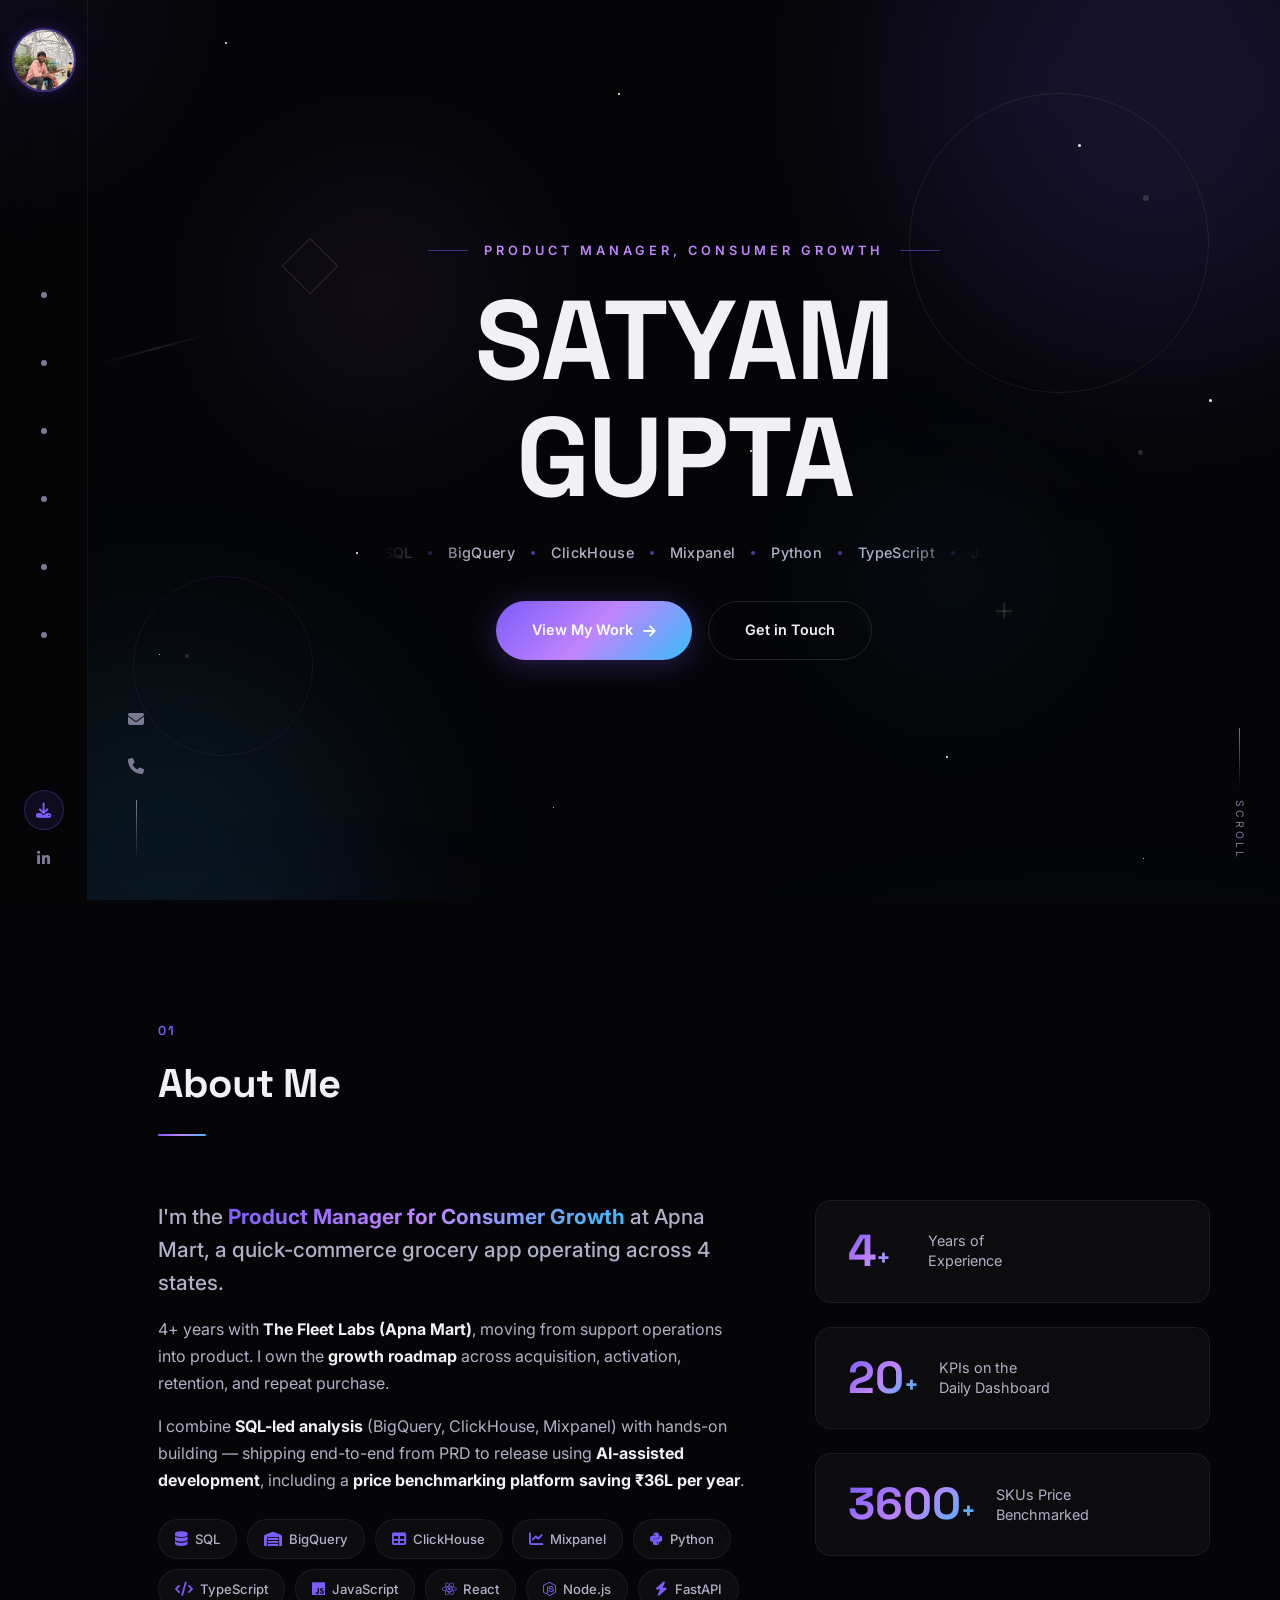
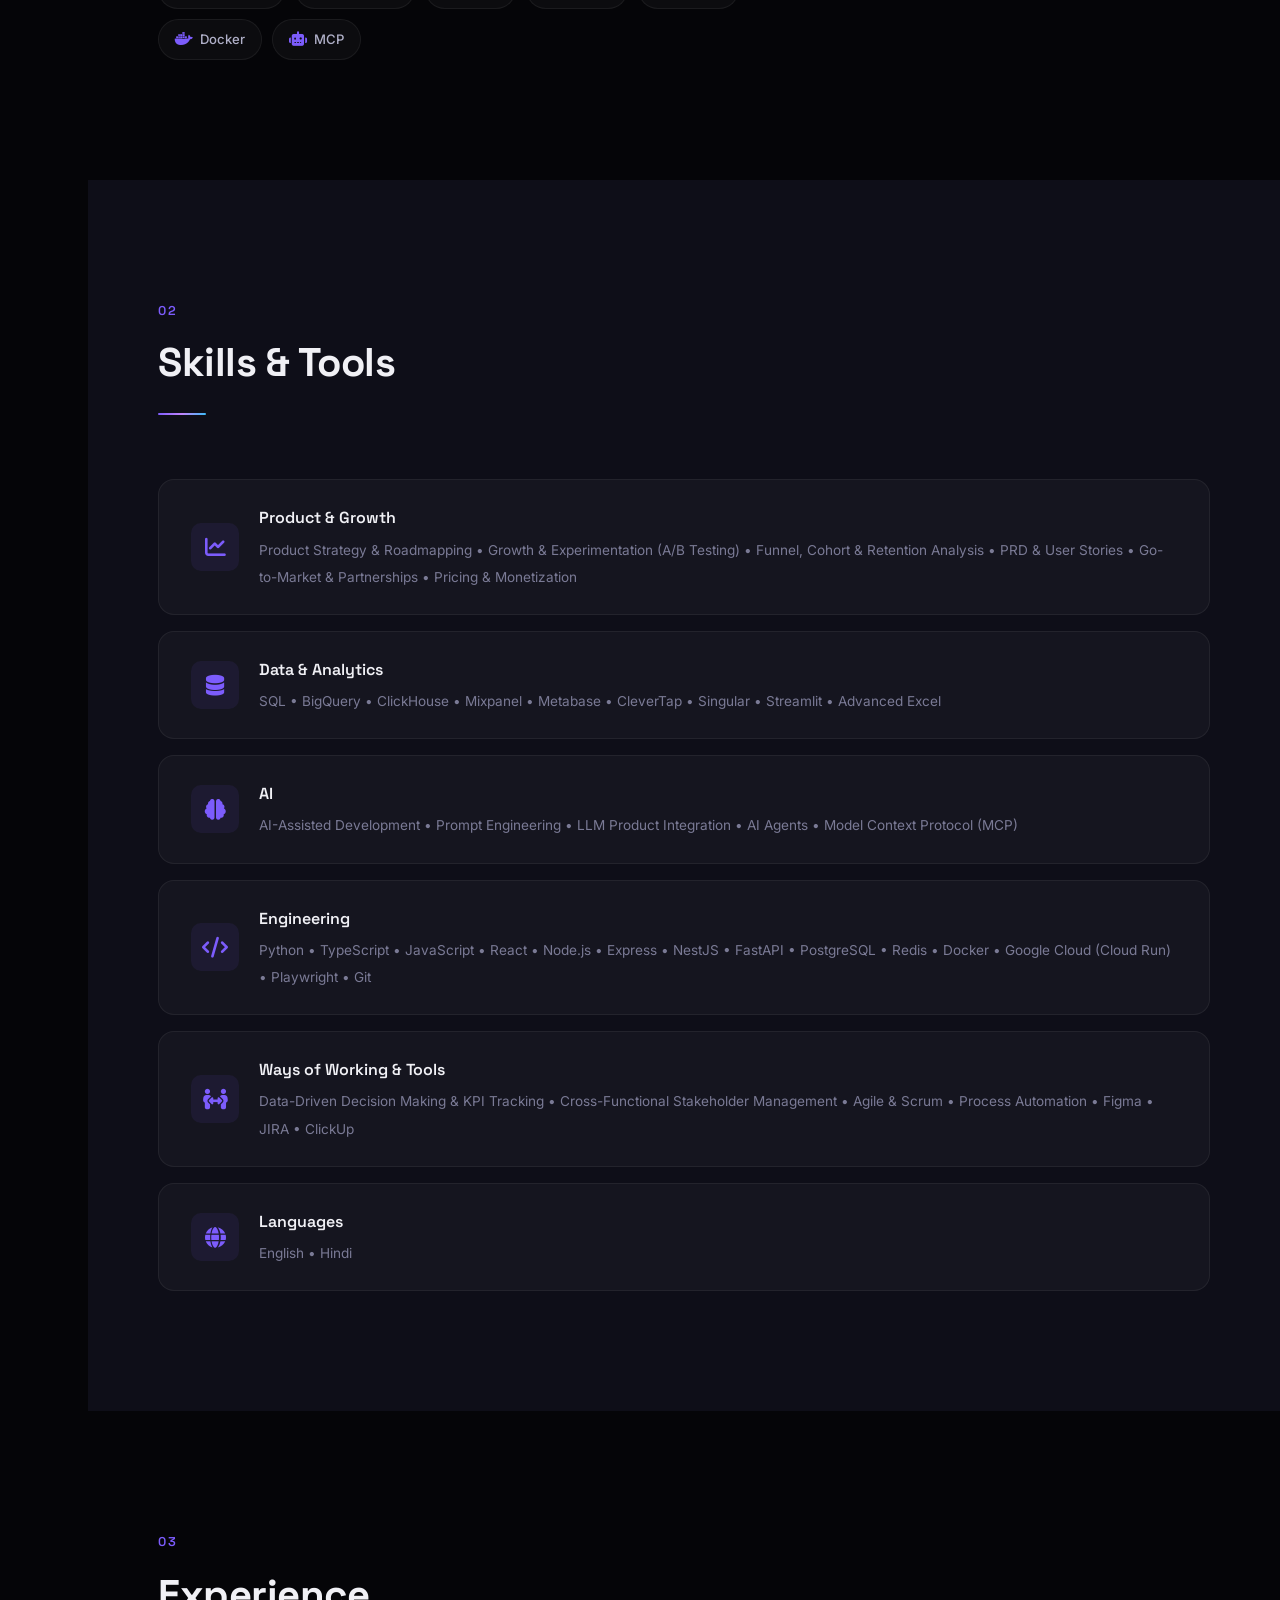
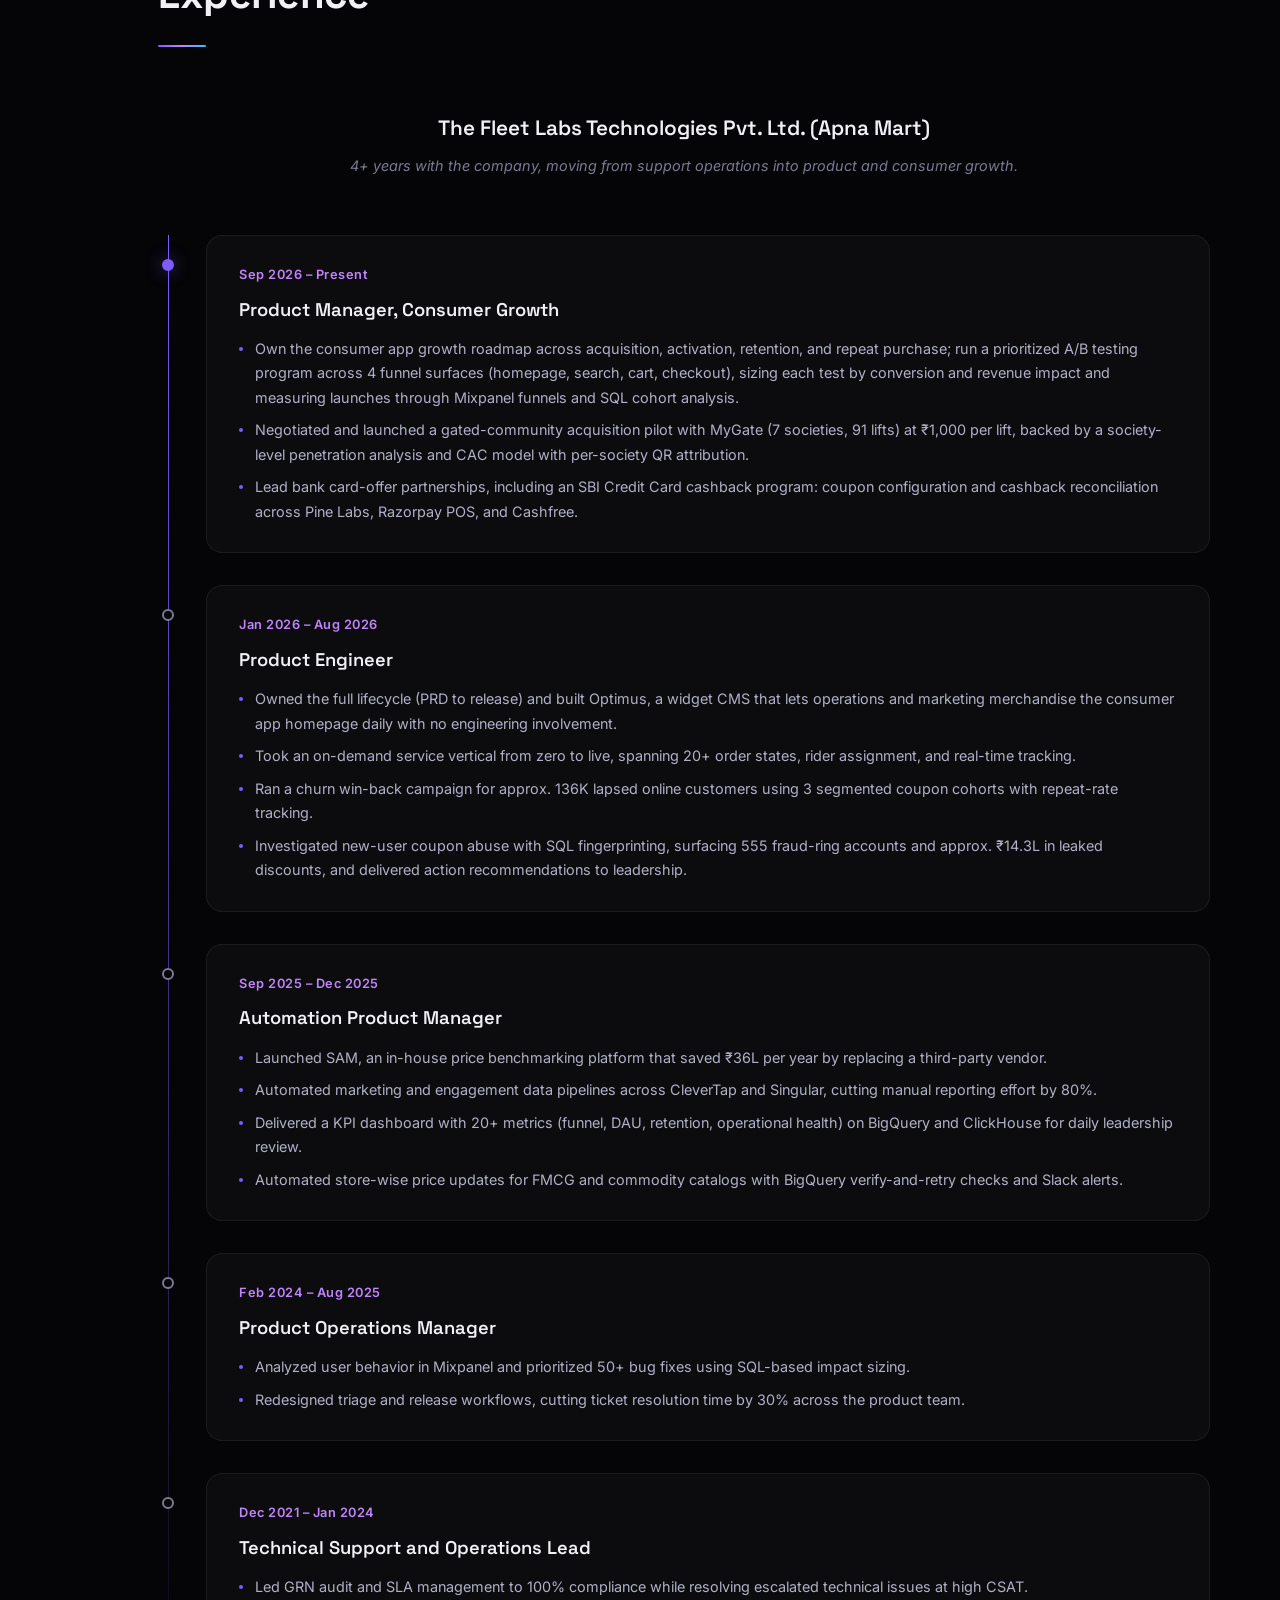
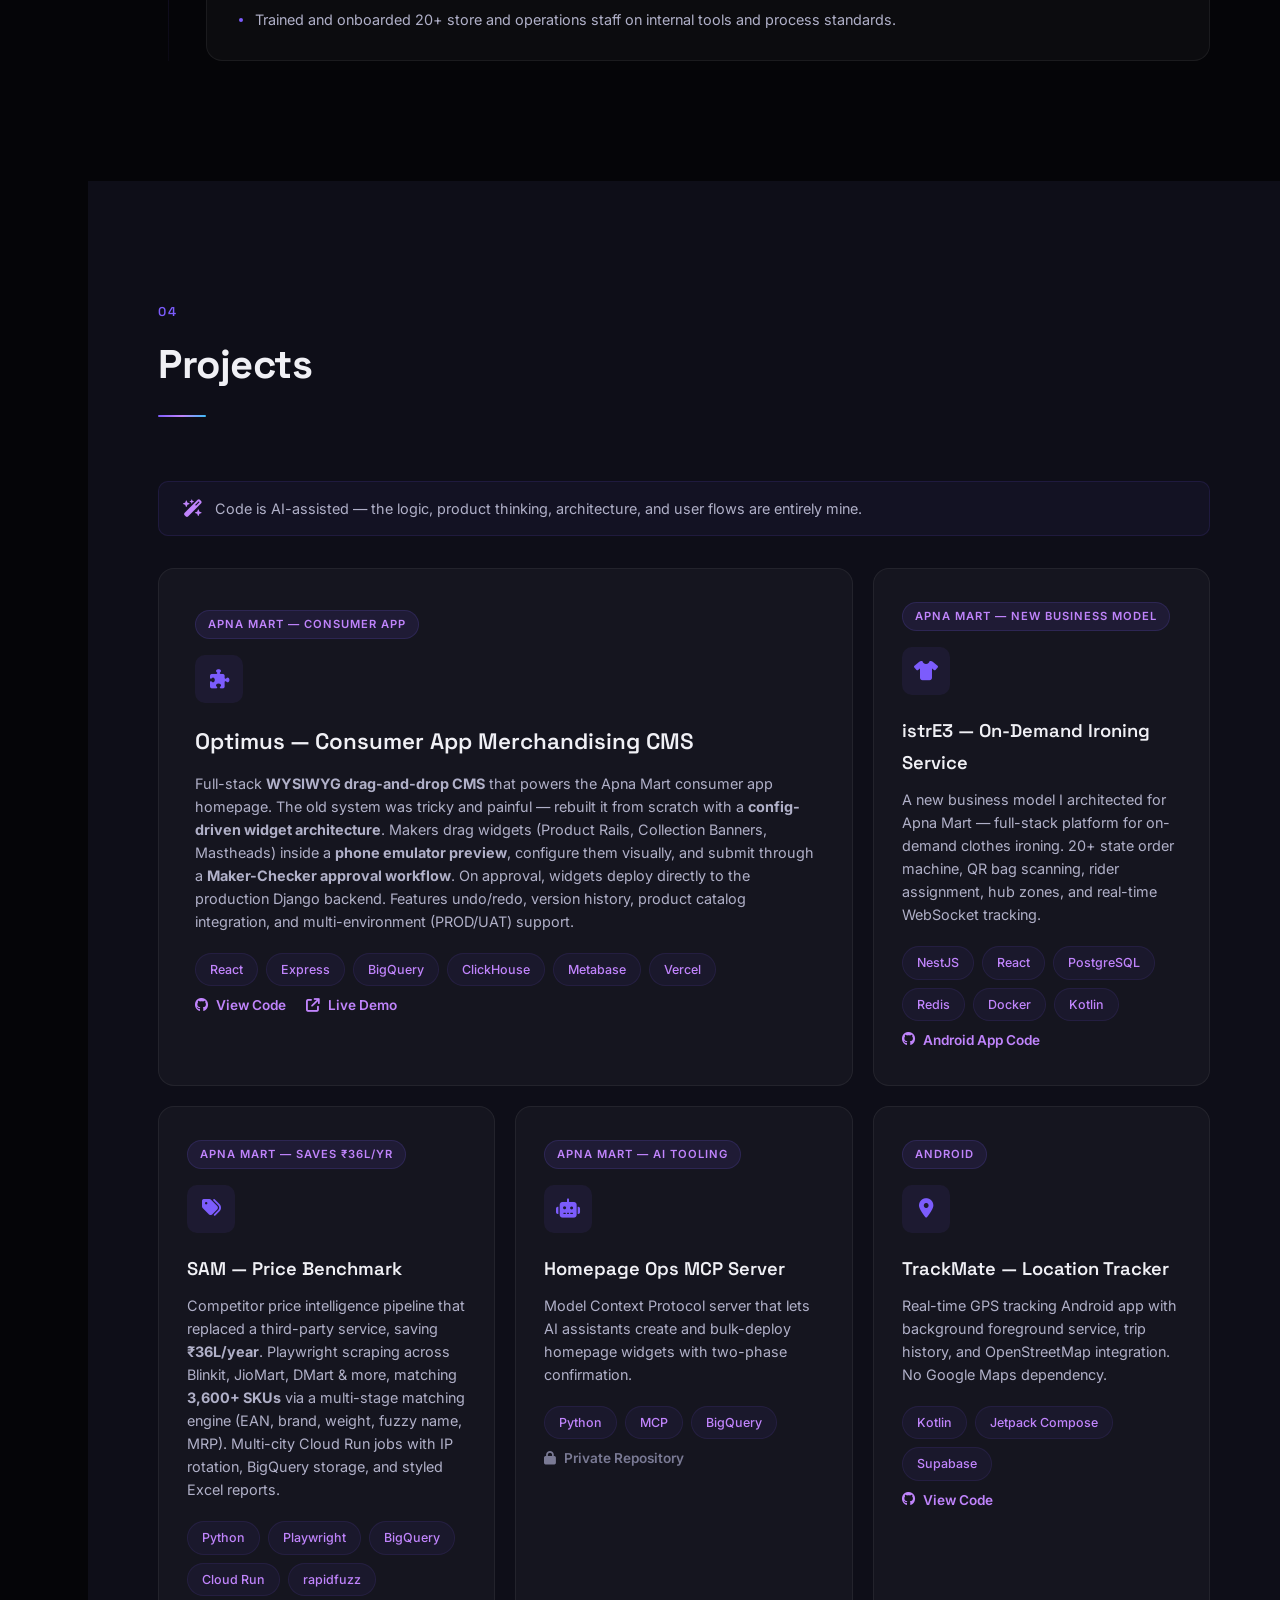
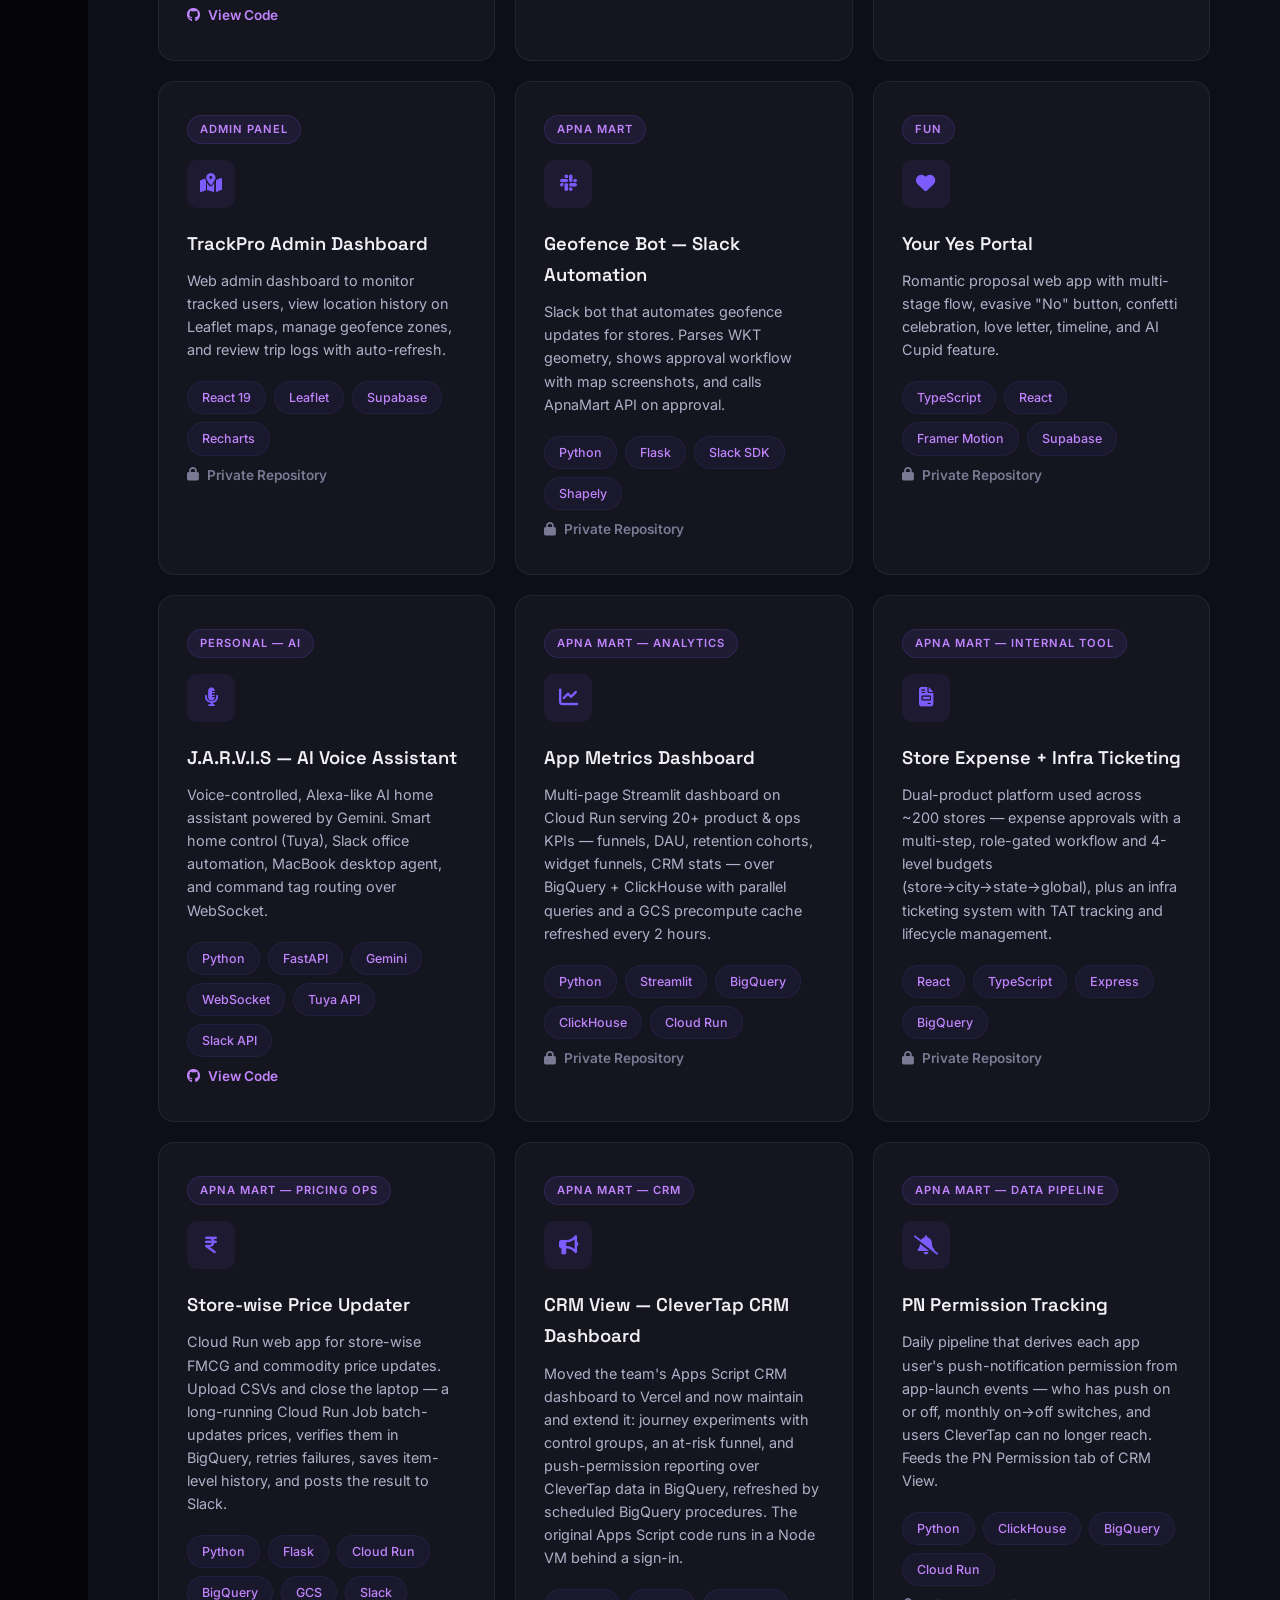
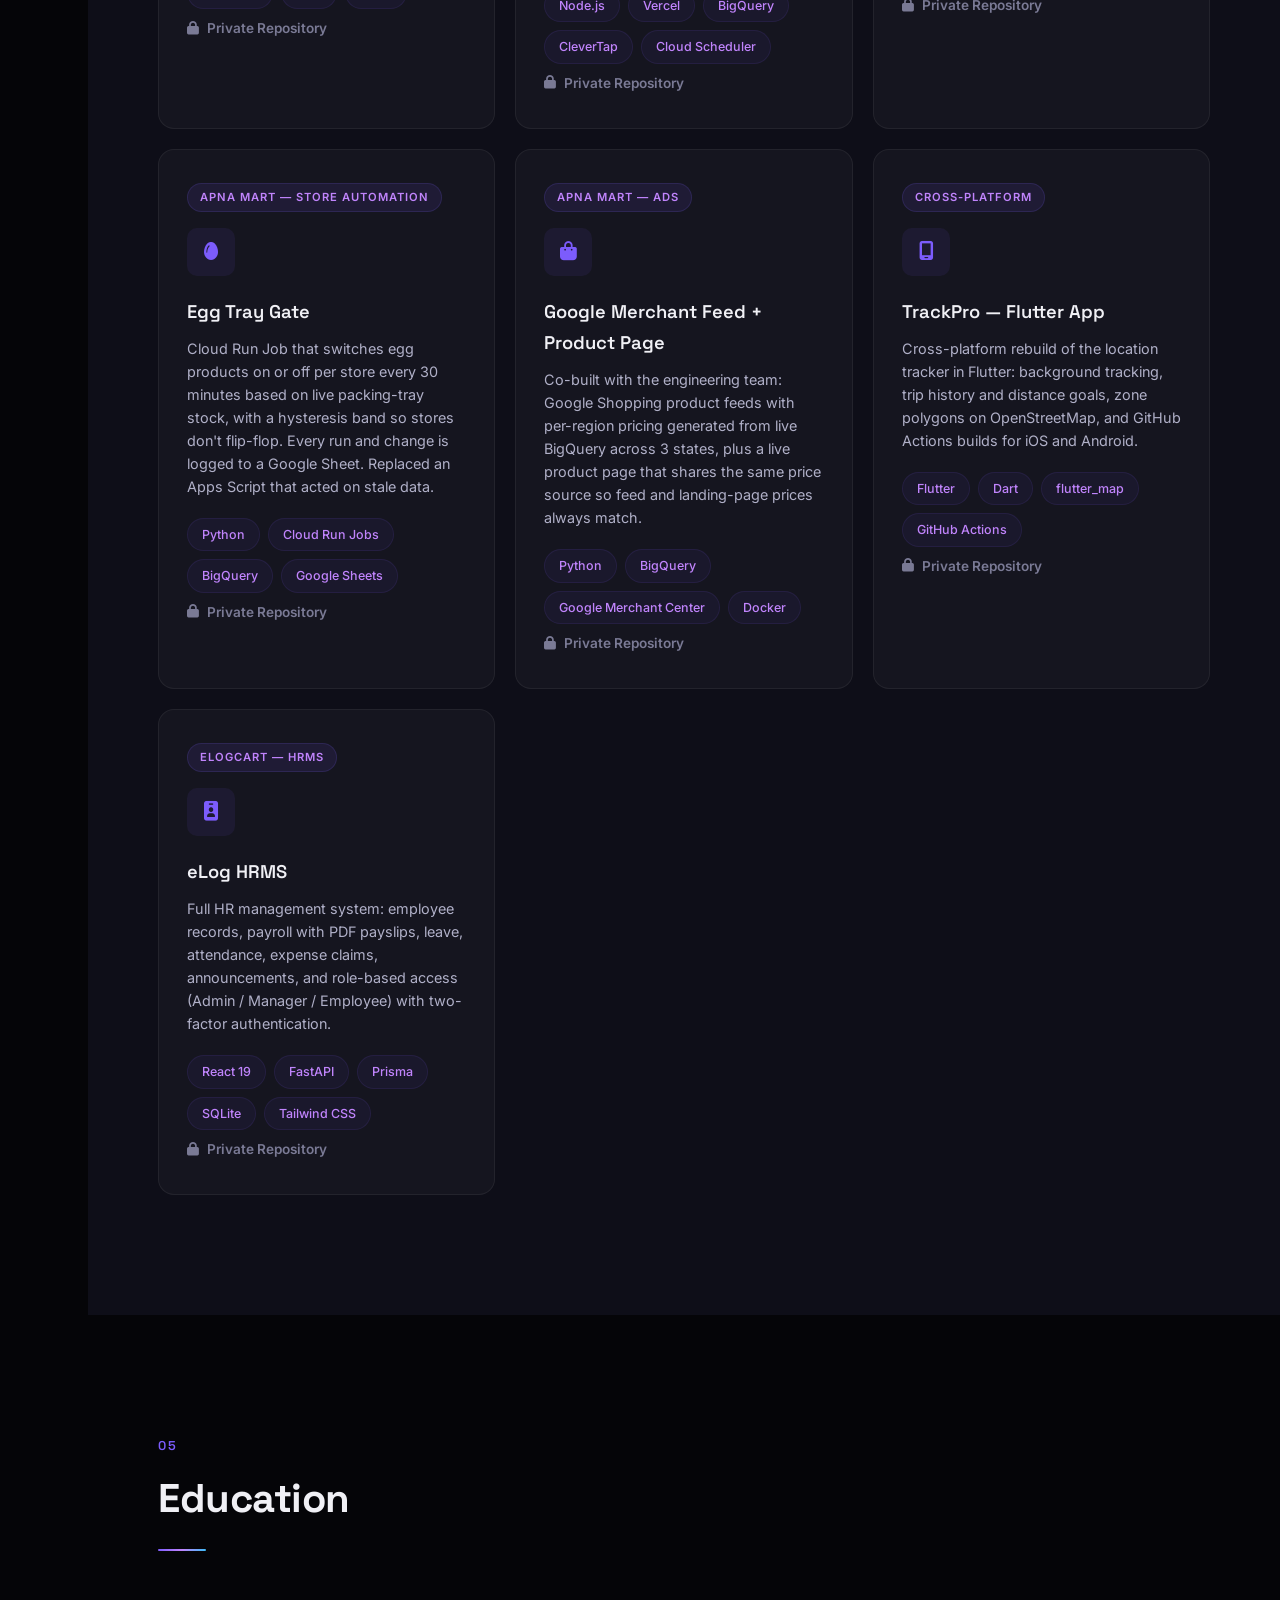
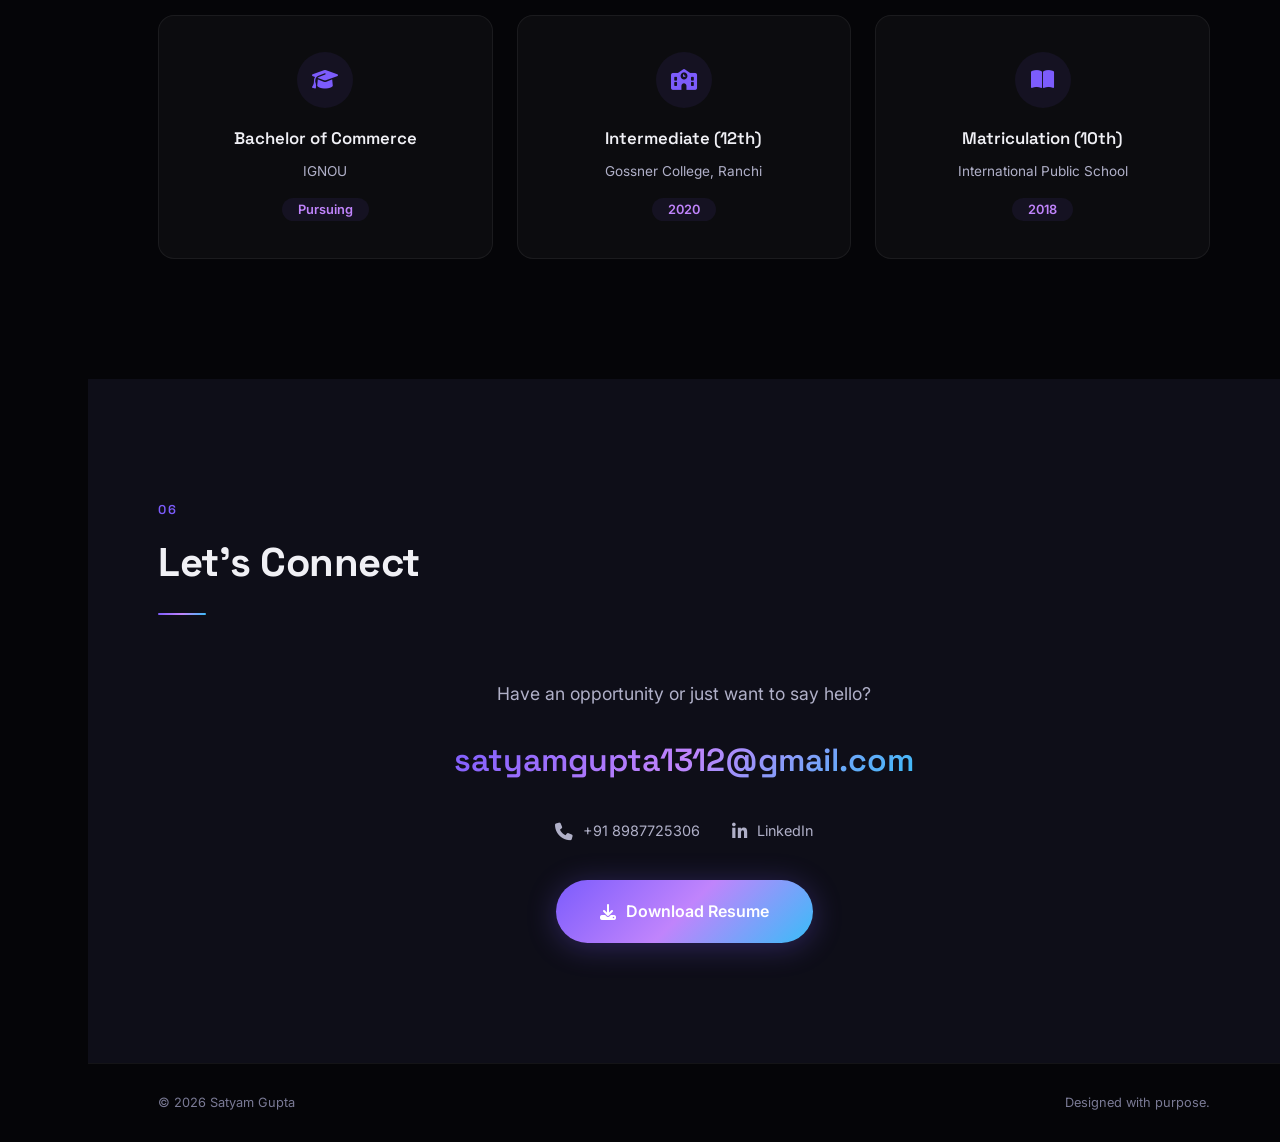
<file: index.html>
<!DOCTYPE html>
<html lang="en">
<head>
    <meta charset="UTF-8">
    <meta name="viewport" content="width=device-width, initial-scale=1.0">
    <title>Satyam Gupta | Product Manager, Consumer Growth</title>
    <link rel="stylesheet" href="style.css">
    <link href="https://fonts.googleapis.com/css2?family=Space+Grotesk:wght@300;400;500;600;700&family=Inter:wght@300;400;500;600;700;800&display=swap" rel="stylesheet">
    <link rel="stylesheet" href="https://cdnjs.cloudflare.com/ajax/libs/font-awesome/6.5.0/css/all.min.css">
</head>
<body>
    <!-- Photo Expand Overlay -->
    <div class="photo-overlay" id="photoOverlay">
        <div class="photo-overlay-bg"></div>
        <button class="photo-overlay-close" id="photoClose"><i class="fas fa-xmark"></i></button>
        <img src="satyam.jpg" alt="Satyam Gupta">
        <div class="photo-overlay-info">
            <p class="photo-overlay-name">SATYAM GUPTA</p>
            <p class="photo-overlay-role">Product Manager, Consumer Growth</p>
        </div>
    </div>

    <!-- Cursor Glow -->
    <div class="cursor-glow" id="cursorGlow"></div>

    <!-- Sidebar Nav -->
    <nav class="sidebar" id="sidebar">
        <a href="#hero" class="sidebar-logo">
            <img src="satyam.jpg" alt="SG" class="sidebar-avatar">
        </a>
        <ul class="sidebar-links" id="navLinks">
            <li><a href="#about"><span class="sidebar-dot"></span><span class="sidebar-text">About</span></a></li>
            <li><a href="#skills"><span class="sidebar-dot"></span><span class="sidebar-text">Skills</span></a></li>
            <li><a href="#experience"><span class="sidebar-dot"></span><span class="sidebar-text">Experience</span></a></li>
            <li><a href="#projects"><span class="sidebar-dot"></span><span class="sidebar-text">Projects</span></a></li>
            <li><a href="#education"><span class="sidebar-dot"></span><span class="sidebar-text">Education</span></a></li>
            <li><a href="#contact"><span class="sidebar-dot"></span><span class="sidebar-text">Contact</span></a></li>
        </ul>
        <div class="sidebar-bottom">
            <a href="#" id="downloadCV" class="sidebar-cv-btn" title="Download CV"><i class="fas fa-download"></i></a>
            <a href="https://www.linkedin.com/in/satyam-gupta-a0737a1a5/" target="_blank"><i class="fab fa-linkedin-in"></i></a>
        </div>
    </nav>

    <!-- Mobile Nav Toggle -->
    <button class="mobile-nav-toggle" id="navToggle" aria-label="Toggle menu">
        <span></span>
        <span></span>
        <span></span>
    </button>

    <!-- Hero Section - Mouse Parallax -->
    <section class="hero" id="hero">
        <!-- Parallax Layers -->
        <div class="parallax-scene" id="parallaxScene">
            <!-- Layer 0 - Deep Background Stars -->
            <div class="parallax-layer" data-depth="0.03">
                <div class="stars-field">
                    <div class="star" style="top:10%;left:15%;--delay:0s;--size:2px"></div>
                    <div class="star" style="top:20%;left:80%;--delay:1.2s;--size:3px"></div>
                    <div class="star" style="top:60%;left:25%;--delay:0.5s;--size:2px"></div>
                    <div class="star" style="top:30%;left:60%;--delay:2s;--size:1px"></div>
                    <div class="star" style="top:80%;left:70%;--delay:0.8s;--size:2px"></div>
                    <div class="star" style="top:45%;left:90%;--delay:1.5s;--size:3px"></div>
                    <div class="star" style="top:70%;left:10%;--delay:0.3s;--size:1px"></div>
                    <div class="star" style="top:15%;left:45%;--delay:1.8s;--size:2px"></div>
                    <div class="star" style="top:85%;left:40%;--delay:2.5s;--size:1px"></div>
                    <div class="star" style="top:50%;left:55%;--delay:0.7s;--size:2px"></div>
                    <div class="star" style="top:5%;left:35%;--delay:1s;--size:3px"></div>
                    <div class="star" style="top:90%;left:85%;--delay:1.3s;--size:1px"></div>
                </div>
            </div>

            <!-- Layer 1 - Far Background Orbs -->
            <div class="parallax-layer" data-depth="0.06">
                <div class="orb orb-1"></div>
                <div class="orb orb-2"></div>
            </div>

            <!-- Layer 2 - Mid Background Gradient Mesh -->
            <div class="parallax-layer" data-depth="0.12">
                <div class="gradient-mesh mesh-1"></div>
                <div class="gradient-mesh mesh-2"></div>
            </div>

            <!-- Layer 3 - Floating Geometric Shapes -->
            <div class="parallax-layer" data-depth="0.2">
                <div class="geo-shape ring ring-1"></div>
                <div class="geo-shape ring ring-2"></div>
                <div class="geo-shape diamond diamond-1"></div>
            </div>

            <!-- Layer 4 - Main Text (sits between layers) -->
            <div class="parallax-layer" data-depth="0.08">
                <div class="hero-content">
                    <div class="hero-label">
                        <span class="line"></span>
                        <span>PRODUCT MANAGER, CONSUMER GROWTH</span>
                        <span class="line"></span>
                    </div>
                    <h1 class="hero-name">
                        <span class="name-line" data-text="SATYAM">SATYAM</span>
                        <span class="name-line name-outline" data-text="GUPTA">GUPTA</span>
                    </h1>
                    <div class="hero-tech-scroll">
                <div class="hero-tech-track">
                    <span>SQL</span><span class="tech-dot"></span>
                    <span>BigQuery</span><span class="tech-dot"></span>
                    <span>ClickHouse</span><span class="tech-dot"></span>
                    <span>Mixpanel</span><span class="tech-dot"></span>
                    <span>Python</span><span class="tech-dot"></span>
                    <span>TypeScript</span><span class="tech-dot"></span>
                    <span>JavaScript</span><span class="tech-dot"></span>
                    <span>React</span><span class="tech-dot"></span>
                    <span>Node.js</span><span class="tech-dot"></span>
                    <span>FastAPI</span><span class="tech-dot"></span>
                    <span>PostgreSQL</span><span class="tech-dot"></span>
                    <span>Docker</span><span class="tech-dot"></span>
                    <span>Cloud Run</span><span class="tech-dot"></span>
                    <span>MCP</span><span class="tech-dot"></span>
                    <!-- Duplicate for seamless loop -->
                    <span>SQL</span><span class="tech-dot"></span>
                    <span>BigQuery</span><span class="tech-dot"></span>
                    <span>ClickHouse</span><span class="tech-dot"></span>
                    <span>Mixpanel</span><span class="tech-dot"></span>
                    <span>Python</span><span class="tech-dot"></span>
                    <span>TypeScript</span><span class="tech-dot"></span>
                    <span>JavaScript</span><span class="tech-dot"></span>
                    <span>React</span><span class="tech-dot"></span>
                    <span>Node.js</span><span class="tech-dot"></span>
                    <span>FastAPI</span><span class="tech-dot"></span>
                    <span>PostgreSQL</span><span class="tech-dot"></span>
                    <span>Docker</span><span class="tech-dot"></span>
                    <span>Cloud Run</span><span class="tech-dot"></span>
                    <span>MCP</span><span class="tech-dot"></span>
                </div>
            </div>
                    <div class="hero-cta">
                        <a href="#projects" class="btn btn-glow">
                            <span>View My Work</span>
                            <i class="fas fa-arrow-right"></i>
                        </a>
                        <a href="#contact" class="btn btn-ghost">
                            <span>Get in Touch</span>
                        </a>
                    </div>
                </div>
            </div>

            <!-- Layer 5 - Foreground Particles -->
            <div class="parallax-layer" data-depth="0.35">
                <div class="geo-shape dot dot-1"></div>
                <div class="geo-shape dot dot-2"></div>
                <div class="geo-shape dot dot-3"></div>
                <div class="geo-shape cross cross-1"></div>
                <div class="geo-shape line-shape line-1"></div>
            </div>

            <!-- Layer 6 - Closest Foreground -->
            <div class="parallax-layer" data-depth="0.5">
                <div class="fog fog-left"></div>
                <div class="fog fog-right"></div>
            </div>
        </div>

        <!-- Social Strip (visible only on desktop alongside sidebar) -->
        <div class="hero-social-strip">
            <a href="mailto:satyamgupta1312@gmail.com"><i class="fas fa-envelope"></i></a>
            <a href="tel:+918987725306"><i class="fas fa-phone"></i></a>
            <div class="social-line"></div>
        </div>

        <!-- Scroll Indicator -->
        <div class="scroll-cue">
            <div class="scroll-line"></div>
            <span>SCROLL</span>
        </div>
    </section>

    <!-- About Section -->
    <section class="section" id="about">
        <div class="container">
            <div class="section-header" data-aos>
                <span class="section-number">01</span>
                <h2 class="section-title">About Me</h2>
                <div class="title-line"></div>
            </div>
            <div class="about-grid" data-aos>
                <div class="about-text">
                    <p class="about-lead">I'm the <span class="highlight">Product Manager for Consumer Growth</span> at Apna Mart, a quick-commerce grocery app operating across 4 states.</p>
                    <p>4+ years with <strong>The Fleet Labs (Apna Mart)</strong>, moving from support operations into product. I own the <strong>growth roadmap</strong> across acquisition, activation, retention, and repeat purchase.</p>
                    <p>I combine <strong>SQL-led analysis</strong> (BigQuery, ClickHouse, Mixpanel) with hands-on building — shipping end-to-end from PRD to release using <strong>AI-assisted development</strong>, including a <strong>price benchmarking platform saving ₹36L per year</strong>.</p>
                    <div class="about-tech-stack">
                        <span class="tech-chip"><i class="fas fa-database"></i> SQL</span>
                        <span class="tech-chip"><i class="fas fa-warehouse"></i> BigQuery</span>
                        <span class="tech-chip"><i class="fas fa-table"></i> ClickHouse</span>
                        <span class="tech-chip"><i class="fas fa-chart-line"></i> Mixpanel</span>
                        <span class="tech-chip"><i class="fab fa-python"></i> Python</span>
                        <span class="tech-chip"><i class="fas fa-code"></i> TypeScript</span>
                        <span class="tech-chip"><i class="fab fa-js"></i> JavaScript</span>
                        <span class="tech-chip"><i class="fab fa-react"></i> React</span>
                        <span class="tech-chip"><i class="fab fa-node-js"></i> Node.js</span>
                        <span class="tech-chip"><i class="fas fa-bolt"></i> FastAPI</span>
                        <span class="tech-chip"><i class="fab fa-docker"></i> Docker</span>
                        <span class="tech-chip"><i class="fas fa-robot"></i> MCP</span>
                    </div>
                </div>
                <div class="about-metrics">
                    <div class="metric">
                        <div class="metric-value" data-count="4">0</div>
                        <div class="metric-label">Years of<br>Experience</div>
                    </div>
                    <div class="metric">
                        <div class="metric-value" data-count="20">0</div>
                        <div class="metric-label">KPIs on the<br>Daily Dashboard</div>
                    </div>
                    <div class="metric">
                        <div class="metric-value" data-count="3600">0</div>
                        <div class="metric-label">SKUs Price<br>Benchmarked</div>
                    </div>
                </div>
            </div>
        </div>
    </section>

    <!-- Skills Section -->
    <section class="section section-dark" id="skills">
        <div class="container">
            <div class="section-header" data-aos>
                <span class="section-number">02</span>
                <h2 class="section-title">Skills & Tools</h2>
                <div class="title-line"></div>
            </div>
            <div class="skills-orbit" data-aos>
                <div class="skills-flex">
                    <div class="skill-pill" data-tilt>
                        <i class="fas fa-chart-line"></i>
                        <div>
                            <h3>Product & Growth</h3>
                            <span>Product Strategy & Roadmapping &bull; Growth & Experimentation (A/B Testing) &bull; Funnel, Cohort & Retention Analysis &bull; PRD & User Stories &bull; Go-to-Market & Partnerships &bull; Pricing & Monetization</span>
                        </div>
                    </div>
                    <div class="skill-pill" data-tilt>
                        <i class="fas fa-database"></i>
                        <div>
                            <h3>Data & Analytics</h3>
                            <span>SQL &bull; BigQuery &bull; ClickHouse &bull; Mixpanel &bull; Metabase &bull; CleverTap &bull; Singular &bull; Streamlit &bull; Advanced Excel</span>
                        </div>
                    </div>
                    <div class="skill-pill" data-tilt>
                        <i class="fas fa-brain"></i>
                        <div>
                            <h3>AI</h3>
                            <span>AI-Assisted Development &bull; Prompt Engineering &bull; LLM Product Integration &bull; AI Agents &bull; Model Context Protocol (MCP)</span>
                        </div>
                    </div>
                    <div class="skill-pill" data-tilt>
                        <i class="fas fa-code"></i>
                        <div>
                            <h3>Engineering</h3>
                            <span>Python &bull; TypeScript &bull; JavaScript &bull; React &bull; Node.js &bull; Express &bull; NestJS &bull; FastAPI &bull; PostgreSQL &bull; Redis &bull; Docker &bull; Google Cloud (Cloud Run) &bull; Playwright &bull; Git</span>
                        </div>
                    </div>
                    <div class="skill-pill" data-tilt>
                        <i class="fas fa-people-arrows"></i>
                        <div>
                            <h3>Ways of Working & Tools</h3>
                            <span>Data-Driven Decision Making & KPI Tracking &bull; Cross-Functional Stakeholder Management &bull; Agile & Scrum &bull; Process Automation &bull; Figma &bull; JIRA &bull; ClickUp</span>
                        </div>
                    </div>
                    <div class="skill-pill" data-tilt>
                        <i class="fas fa-globe"></i>
                        <div>
                            <h3>Languages</h3>
                            <span>English &bull; Hindi</span>
                        </div>
                    </div>
                </div>
            </div>
        </div>
    </section>

    <!-- Experience Section -->
    <section class="section" id="experience">
        <div class="container">
            <div class="section-header" data-aos>
                <span class="section-number">03</span>
                <h2 class="section-title">Experience</h2>
                <div class="title-line"></div>
            </div>
            <div class="exp-company" data-aos>
                <h3>The Fleet Labs Technologies Pvt. Ltd. (Apna Mart)</h3>
                <p>4+ years with the company, moving from support operations into product and consumer growth.</p>
            </div>
            <div class="timeline" data-aos>
                <div class="timeline-track"></div>

                <div class="timeline-item">
                    <div class="timeline-dot active"></div>
                    <div class="timeline-card" data-tilt>
                        <div class="timeline-date">Sep 2026 &ndash; Present</div>
                        <h3>Product Manager, Consumer Growth</h3>
                        <ul>
                            <li>Own the consumer app growth roadmap across acquisition, activation, retention, and repeat purchase; run a prioritized A/B testing program across 4 funnel surfaces (homepage, search, cart, checkout), sizing each test by conversion and revenue impact and measuring launches through Mixpanel funnels and SQL cohort analysis.</li>
                            <li>Negotiated and launched a gated-community acquisition pilot with MyGate (7 societies, 91 lifts) at ₹1,000 per lift, backed by a society-level penetration analysis and CAC model with per-society QR attribution.</li>
                            <li>Lead bank card-offer partnerships, including an SBI Credit Card cashback program: coupon configuration and cashback reconciliation across Pine Labs, Razorpay POS, and Cashfree.</li>
                        </ul>
                    </div>
                </div>

                <div class="timeline-item">
                    <div class="timeline-dot"></div>
                    <div class="timeline-card" data-tilt>
                        <div class="timeline-date">Jan 2026 &ndash; Aug 2026</div>
                        <h3>Product Engineer</h3>
                        <ul>
                            <li>Owned the full lifecycle (PRD to release) and built Optimus, a widget CMS that lets operations and marketing merchandise the consumer app homepage daily with no engineering involvement.</li>
                            <li>Took an on-demand service vertical from zero to live, spanning 20+ order states, rider assignment, and real-time tracking.</li>
                            <li>Ran a churn win-back campaign for approx. 136K lapsed online customers using 3 segmented coupon cohorts with repeat-rate tracking.</li>
                            <li>Investigated new-user coupon abuse with SQL fingerprinting, surfacing 555 fraud-ring accounts and approx. ₹14.3L in leaked discounts, and delivered action recommendations to leadership.</li>
                        </ul>
                    </div>
                </div>

                <div class="timeline-item">
                    <div class="timeline-dot"></div>
                    <div class="timeline-card" data-tilt>
                        <div class="timeline-date">Sep 2025 &ndash; Dec 2025</div>
                        <h3>Automation Product Manager</h3>
                        <ul>
                            <li>Launched SAM, an in-house price benchmarking platform that saved ₹36L per year by replacing a third-party vendor.</li>
                            <li>Automated marketing and engagement data pipelines across CleverTap and Singular, cutting manual reporting effort by 80%.</li>
                            <li>Delivered a KPI dashboard with 20+ metrics (funnel, DAU, retention, operational health) on BigQuery and ClickHouse for daily leadership review.</li>
                            <li>Automated store-wise price updates for FMCG and commodity catalogs with BigQuery verify-and-retry checks and Slack alerts.</li>
                        </ul>
                    </div>
                </div>

                <div class="timeline-item">
                    <div class="timeline-dot"></div>
                    <div class="timeline-card" data-tilt>
                        <div class="timeline-date">Feb 2024 &ndash; Aug 2025</div>
                        <h3>Product Operations Manager</h3>
                        <ul>
                            <li>Analyzed user behavior in Mixpanel and prioritized 50+ bug fixes using SQL-based impact sizing.</li>
                            <li>Redesigned triage and release workflows, cutting ticket resolution time by 30% across the product team.</li>
                        </ul>
                    </div>
                </div>

                <div class="timeline-item">
                    <div class="timeline-dot"></div>
                    <div class="timeline-card" data-tilt>
                        <div class="timeline-date">Dec 2021 &ndash; Jan 2024</div>
                        <h3>Technical Support and Operations Lead</h3>
                        <ul>
                            <li>Led GRN audit and SLA management to 100% compliance while resolving escalated technical issues at high CSAT.</li>
                            <li>Trained and onboarded 20+ store and operations staff on internal tools and process standards.</li>
                        </ul>
                    </div>
                </div>
            </div>
        </div>
    </section>

    <!-- Projects Section -->
    <section class="section section-dark" id="projects">
        <div class="container">
            <div class="section-header" data-aos>
                <span class="section-number">04</span>
                <h2 class="section-title">Projects</h2>
                <div class="title-line"></div>
            </div>
            <div class="projects-note" data-aos>
                <i class="fas fa-wand-magic-sparkles"></i>
                <p>Code is AI-assisted — the logic, product thinking, architecture, and user flows are entirely mine.</p>
            </div>
            <div class="projects-masonry" data-aos>
                <div class="project-card project-featured" data-tilt>
                    <div class="project-glow"></div>
                    <div class="project-badge">Apna Mart — Consumer App</div>
                    <div class="project-icon-wrap"><i class="fas fa-puzzle-piece"></i></div>
                    <h3>Optimus — Consumer App Merchandising CMS</h3>
                    <p>Full-stack <strong>WYSIWYG drag-and-drop CMS</strong> that powers the Apna Mart consumer app homepage. The old system was tricky and painful — rebuilt it from scratch with a <strong>config-driven widget architecture</strong>. Makers drag widgets (Product Rails, Collection Banners, Mastheads) inside a <strong>phone emulator preview</strong>, configure them visually, and submit through a <strong>Maker-Checker approval workflow</strong>. On approval, widgets deploy directly to the production Django backend. Features undo/redo, version history, product catalog integration, and multi-environment (PROD/UAT) support.</p>
                    <div class="project-tags">
                        <span>React</span>
                        <span>Express</span>
                        <span>BigQuery</span>
                        <span>ClickHouse</span>
                        <span>Metabase</span>
                        <span>Vercel</span>
                    </div>
                    <a href="https://github.com/satyamgupta546/optimus" target="_blank" class="project-link"><i class="fab fa-github"></i> View Code</a>
                    <a href="https://optimus-app-teal.vercel.app" target="_blank" class="project-link" style="margin-left:16px"><i class="fas fa-arrow-up-right-from-square"></i> Live Demo</a>
                </div>
                <div class="project-card" data-tilt>
                    <div class="project-glow"></div>
                    <div class="project-badge">Apna Mart — New Business Model</div>
                    <div class="project-icon-wrap"><i class="fas fa-shirt"></i></div>
                    <h3>istrE3 — On-Demand Ironing Service</h3>
                    <p>A new business model I architected for Apna Mart — full-stack platform for on-demand clothes ironing. 20+ state order machine, QR bag scanning, rider assignment, hub zones, and real-time WebSocket tracking.</p>
                    <div class="project-tags">
                        <span>NestJS</span>
                        <span>React</span>
                        <span>PostgreSQL</span>
                        <span>Redis</span>
                        <span>Docker</span>
                        <span>Kotlin</span>
                    </div>
                    <a href="https://github.com/satyamgupta546/istrE32" target="_blank" class="project-link"><i class="fab fa-github"></i> Android App Code</a>
                </div>
                <div class="project-card" data-tilt>
                    <div class="project-glow"></div>
                    <div class="project-badge">Apna Mart — Saves ₹36L/yr</div>
                    <div class="project-icon-wrap"><i class="fas fa-tags"></i></div>
                    <h3>SAM — Price Benchmark</h3>
                    <p>Competitor price intelligence pipeline that replaced a third-party service, saving <strong>₹36L/year</strong>. Playwright scraping across Blinkit, JioMart, DMart & more, matching <strong>3,600+ SKUs</strong> via a multi-stage matching engine (EAN, brand, weight, fuzzy name, MRP). Multi-city Cloud Run jobs with IP rotation, BigQuery storage, and styled Excel reports.</p>
                    <div class="project-tags">
                        <span>Python</span>
                        <span>Playwright</span>
                        <span>BigQuery</span>
                        <span>Cloud Run</span>
                        <span>rapidfuzz</span>
                    </div>
                    <a href="https://github.com/satyamgupta546/Price-benchmark" target="_blank" class="project-link"><i class="fab fa-github"></i> View Code</a>
                </div>
                <div class="project-card" data-tilt>
                    <div class="project-glow"></div>
                    <div class="project-badge">Apna Mart — AI Tooling</div>
                    <div class="project-icon-wrap"><i class="fas fa-robot"></i></div>
                    <h3>Homepage Ops MCP Server</h3>
                    <p>Model Context Protocol server that lets AI assistants create and bulk-deploy homepage widgets with two-phase confirmation.</p>
                    <div class="project-tags">
                        <span>Python</span>
                        <span>MCP</span>
                        <span>BigQuery</span>
                    </div>
                    <span class="project-link project-link-private"><i class="fas fa-lock"></i> Private Repository</span>
                </div>
                <div class="project-card" data-tilt>
                    <div class="project-glow"></div>
                    <div class="project-badge">Android</div>
                    <div class="project-icon-wrap"><i class="fas fa-location-dot"></i></div>
                    <h3>TrackMate — Location Tracker</h3>
                    <p>Real-time GPS tracking Android app with background foreground service, trip history, and OpenStreetMap integration. No Google Maps dependency.</p>
                    <div class="project-tags">
                        <span>Kotlin</span>
                        <span>Jetpack Compose</span>
                        <span>Supabase</span>
                    </div>
                    <a href="https://github.com/satyamgupta546/trackpro-android-app" target="_blank" class="project-link"><i class="fab fa-github"></i> View Code</a>
                </div>
                <div class="project-card" data-tilt>
                    <div class="project-glow"></div>
                    <div class="project-badge">Admin Panel</div>
                    <div class="project-icon-wrap"><i class="fas fa-map-location-dot"></i></div>
                    <h3>TrackPro Admin Dashboard</h3>
                    <p>Web admin dashboard to monitor tracked users, view location history on Leaflet maps, manage geofence zones, and review trip logs with auto-refresh.</p>
                    <div class="project-tags">
                        <span>React 19</span>
                        <span>Leaflet</span>
                        <span>Supabase</span>
                        <span>Recharts</span>
                    </div>
                    <span class="project-link project-link-private"><i class="fas fa-lock"></i> Private Repository</span>
                </div>
                <div class="project-card" data-tilt>
                    <div class="project-glow"></div>
                    <div class="project-badge">Apna Mart</div>
                    <div class="project-icon-wrap"><i class="fab fa-slack"></i></div>
                    <h3>Geofence Bot — Slack Automation</h3>
                    <p>Slack bot that automates geofence updates for stores. Parses WKT geometry, shows approval workflow with map screenshots, and calls ApnaMart API on approval.</p>
                    <div class="project-tags">
                        <span>Python</span>
                        <span>Flask</span>
                        <span>Slack SDK</span>
                        <span>Shapely</span>
                    </div>
                    <span class="project-link project-link-private"><i class="fas fa-lock"></i> Private Repository</span>
                </div>
                <div class="project-card" data-tilt>
                    <div class="project-glow"></div>
                    <div class="project-badge">Fun</div>
                    <div class="project-icon-wrap"><i class="fas fa-heart"></i></div>
                    <h3>Your Yes Portal</h3>
                    <p>Romantic proposal web app with multi-stage flow, evasive "No" button, confetti celebration, love letter, timeline, and AI Cupid feature.</p>
                    <div class="project-tags">
                        <span>TypeScript</span>
                        <span>React</span>
                        <span>Framer Motion</span>
                        <span>Supabase</span>
                    </div>
                    <span class="project-link project-link-private"><i class="fas fa-lock"></i> Private Repository</span>
                </div>
                <div class="project-card" data-tilt>
                    <div class="project-glow"></div>
                    <div class="project-badge">Personal — AI</div>
                    <div class="project-icon-wrap"><i class="fas fa-microphone-lines"></i></div>
                    <h3>J.A.R.V.I.S — AI Voice Assistant</h3>
                    <p>Voice-controlled, Alexa-like AI home assistant powered by Gemini. Smart home control (Tuya), Slack office automation, MacBook desktop agent, and command tag routing over WebSocket.</p>
                    <div class="project-tags">
                        <span>Python</span>
                        <span>FastAPI</span>
                        <span>Gemini</span>
                        <span>WebSocket</span>
                        <span>Tuya API</span>
                        <span>Slack API</span>
                    </div>
                    <a href="https://github.com/satyamgupta546/jarvis-ai" target="_blank" class="project-link"><i class="fab fa-github"></i> View Code</a>
                </div>
                <div class="project-card" data-tilt>
                    <div class="project-glow"></div>
                    <div class="project-badge">Apna Mart — Analytics</div>
                    <div class="project-icon-wrap"><i class="fas fa-chart-line"></i></div>
                    <h3>App Metrics Dashboard</h3>
                    <p>Multi-page Streamlit dashboard on Cloud Run serving 20+ product & ops KPIs — funnels, DAU, retention cohorts, widget funnels, CRM stats — over BigQuery + ClickHouse with parallel queries and a GCS precompute cache refreshed every 2 hours.</p>
                    <div class="project-tags">
                        <span>Python</span>
                        <span>Streamlit</span>
                        <span>BigQuery</span>
                        <span>ClickHouse</span>
                        <span>Cloud Run</span>
                    </div>
                    <span class="project-link project-link-private"><i class="fas fa-lock"></i> Private Repository</span>
                </div>
                <div class="project-card" data-tilt>
                    <div class="project-glow"></div>
                    <div class="project-badge">Apna Mart — Internal Tool</div>
                    <div class="project-icon-wrap"><i class="fas fa-file-invoice"></i></div>
                    <h3>Store Expense + Infra Ticketing</h3>
                    <p>Dual-product platform used across ~200 stores — expense approvals with a multi-step, role-gated workflow and 4-level budgets (store→city→state→global), plus an infra ticketing system with TAT tracking and lifecycle management.</p>
                    <div class="project-tags">
                        <span>React</span>
                        <span>TypeScript</span>
                        <span>Express</span>
                        <span>BigQuery</span>
                    </div>
                    <span class="project-link project-link-private"><i class="fas fa-lock"></i> Private Repository</span>
                </div>
                <div class="project-card" data-tilt>
                    <div class="project-glow"></div>
                    <div class="project-badge">Apna Mart — Pricing Ops</div>
                    <div class="project-icon-wrap"><i class="fas fa-indian-rupee-sign"></i></div>
                    <h3>Store-wise Price Updater</h3>
                    <p>Cloud Run web app for store-wise FMCG and commodity price updates. Upload CSVs and close the laptop — a long-running Cloud Run Job batch-updates prices, verifies them in BigQuery, retries failures, saves item-level history, and posts the result to Slack.</p>
                    <div class="project-tags">
                        <span>Python</span>
                        <span>Flask</span>
                        <span>Cloud Run</span>
                        <span>BigQuery</span>
                        <span>GCS</span>
                        <span>Slack</span>
                    </div>
                    <span class="project-link project-link-private"><i class="fas fa-lock"></i> Private Repository</span>
                </div>
                <div class="project-card" data-tilt>
                    <div class="project-glow"></div>
                    <div class="project-badge">Apna Mart — CRM</div>
                    <div class="project-icon-wrap"><i class="fas fa-bullhorn"></i></div>
                    <h3>CRM View — CleverTap CRM Dashboard</h3>
                    <p>Moved the team's Apps Script CRM dashboard to Vercel and now maintain and extend it: journey experiments with control groups, an at-risk funnel, and push-permission reporting over CleverTap data in BigQuery, refreshed by scheduled BigQuery procedures. The original Apps Script code runs in a Node VM behind a sign-in.</p>
                    <div class="project-tags">
                        <span>Node.js</span>
                        <span>Vercel</span>
                        <span>BigQuery</span>
                        <span>CleverTap</span>
                        <span>Cloud Scheduler</span>
                    </div>
                    <span class="project-link project-link-private"><i class="fas fa-lock"></i> Private Repository</span>
                </div>
                <div class="project-card" data-tilt>
                    <div class="project-glow"></div>
                    <div class="project-badge">Apna Mart — Data Pipeline</div>
                    <div class="project-icon-wrap"><i class="fas fa-bell-slash"></i></div>
                    <h3>PN Permission Tracking</h3>
                    <p>Daily pipeline that derives each app user's push-notification permission from app-launch events — who has push on or off, monthly on→off switches, and users CleverTap can no longer reach. Feeds the PN Permission tab of CRM View.</p>
                    <div class="project-tags">
                        <span>Python</span>
                        <span>ClickHouse</span>
                        <span>BigQuery</span>
                        <span>Cloud Run</span>
                    </div>
                    <span class="project-link project-link-private"><i class="fas fa-lock"></i> Private Repository</span>
                </div>
                <div class="project-card" data-tilt>
                    <div class="project-glow"></div>
                    <div class="project-badge">Apna Mart — Store Automation</div>
                    <div class="project-icon-wrap"><i class="fas fa-egg"></i></div>
                    <h3>Egg Tray Gate</h3>
                    <p>Cloud Run Job that switches egg products on or off per store every 30 minutes based on live packing-tray stock, with a hysteresis band so stores don't flip-flop. Every run and change is logged to a Google Sheet. Replaced an Apps Script that acted on stale data.</p>
                    <div class="project-tags">
                        <span>Python</span>
                        <span>Cloud Run Jobs</span>
                        <span>BigQuery</span>
                        <span>Google Sheets</span>
                    </div>
                    <span class="project-link project-link-private"><i class="fas fa-lock"></i> Private Repository</span>
                </div>
                <div class="project-card" data-tilt>
                    <div class="project-glow"></div>
                    <div class="project-badge">Apna Mart — Ads</div>
                    <div class="project-icon-wrap"><i class="fas fa-bag-shopping"></i></div>
                    <h3>Google Merchant Feed + Product Page</h3>
                    <p>Co-built with the engineering team: Google Shopping product feeds with per-region pricing generated from live BigQuery across 3 states, plus a live product page that shares the same price source so feed and landing-page prices always match.</p>
                    <div class="project-tags">
                        <span>Python</span>
                        <span>BigQuery</span>
                        <span>Google Merchant Center</span>
                        <span>Docker</span>
                    </div>
                    <span class="project-link project-link-private"><i class="fas fa-lock"></i> Private Repository</span>
                </div>
                <div class="project-card" data-tilt>
                    <div class="project-glow"></div>
                    <div class="project-badge">Cross-Platform</div>
                    <div class="project-icon-wrap"><i class="fas fa-mobile-screen"></i></div>
                    <h3>TrackPro — Flutter App</h3>
                    <p>Cross-platform rebuild of the location tracker in Flutter: background tracking, trip history and distance goals, zone polygons on OpenStreetMap, and GitHub Actions builds for iOS and Android.</p>
                    <div class="project-tags">
                        <span>Flutter</span>
                        <span>Dart</span>
                        <span>flutter_map</span>
                        <span>GitHub Actions</span>
                    </div>
                    <span class="project-link project-link-private"><i class="fas fa-lock"></i> Private Repository</span>
                </div>
                <div class="project-card" data-tilt>
                    <div class="project-glow"></div>
                    <div class="project-badge">Elogcart — HRMS</div>
                    <div class="project-icon-wrap"><i class="fas fa-id-badge"></i></div>
                    <h3>eLog HRMS</h3>
                    <p>Full HR management system: employee records, payroll with PDF payslips, leave, attendance, expense claims, announcements, and role-based access (Admin / Manager / Employee) with two-factor authentication.</p>
                    <div class="project-tags">
                        <span>React 19</span>
                        <span>FastAPI</span>
                        <span>Prisma</span>
                        <span>SQLite</span>
                        <span>Tailwind CSS</span>
                    </div>
                    <span class="project-link project-link-private"><i class="fas fa-lock"></i> Private Repository</span>
                </div>
            </div>
        </div>
    </section>

    <!-- Education Section -->
    <section class="section" id="education">
        <div class="container">
            <div class="section-header" data-aos>
                <span class="section-number">05</span>
                <h2 class="section-title">Education</h2>
                <div class="title-line"></div>
            </div>
            <div class="edu-grid" data-aos>
                <div class="edu-card" data-tilt>
                    <div class="edu-icon"><i class="fas fa-graduation-cap"></i></div>
                    <h3>Bachelor of Commerce</h3>
                    <p>IGNOU</p>
                    <span class="edu-year">Pursuing</span>
                </div>
                <div class="edu-card" data-tilt>
                    <div class="edu-icon"><i class="fas fa-school"></i></div>
                    <h3>Intermediate (12th)</h3>
                    <p>Gossner College, Ranchi</p>
                    <span class="edu-year">2020</span>
                </div>
                <div class="edu-card" data-tilt>
                    <div class="edu-icon"><i class="fas fa-book-open"></i></div>
                    <h3>Matriculation (10th)</h3>
                    <p>International Public School</p>
                    <span class="edu-year">2018</span>
                </div>
            </div>
        </div>
    </section>

    <!-- Contact Section -->
    <section class="section section-dark" id="contact">
        <div class="container">
            <div class="section-header" data-aos>
                <span class="section-number">06</span>
                <h2 class="section-title">Let's Connect</h2>
                <div class="title-line"></div>
            </div>
            <div class="contact-wrap" data-aos>
                <p class="contact-lead">Have an opportunity or just want to say hello?</p>
                <a href="mailto:satyamgupta1312@gmail.com" class="contact-email-big">satyamgupta1312@gmail.com</a>
                <div class="contact-links">
                    <a href="tel:+918987725306" class="contact-link">
                        <i class="fas fa-phone"></i>
                        <span>+91 8987725306</span>
                    </a>
                    <a href="https://www.linkedin.com/in/satyam-gupta-a0737a1a5/" target="_blank" class="contact-link">
                        <i class="fab fa-linkedin-in"></i>
                        <span>LinkedIn</span>
                    </a>
                </div>
                <a href="#" id="downloadCVMain" class="btn btn-glow cv-download-btn">
                    <i class="fas fa-download"></i>
                    <span>Download Resume</span>
                </a>
            </div>
        </div>
    </section>

    <!-- Footer -->
    <footer class="footer">
        <div class="container footer-inner">
            <p>&copy; 2026 Satyam Gupta</p>
            <p>Designed with purpose.</p>
        </div>
    </footer>

    <script src="script.js"></script>
</body>
</html>
</file>
<file: style.css>
/* ===== CSS Variables ===== */
:root {
    --bg-deep: #050508;
    --bg-primary: #0a0a10;
    --bg-secondary: #0e0e18;
    --bg-card: rgba(255, 255, 255, 0.03);
    --bg-card-hover: rgba(255, 255, 255, 0.06);
    --text-primary: #f0f0f5;
    --text-secondary: #b0b0c8;
    --text-muted: #7a7a95;
    --accent: #7c5cfc;
    --accent-2: #c084fc;
    --accent-3: #38bdf8;
    --gradient-main: linear-gradient(135deg, #7c5cfc 0%, #c084fc 50%, #38bdf8 100%);
    --gradient-glow: linear-gradient(135deg, rgba(124,92,252,0.4), rgba(192,132,252,0.4), rgba(56,189,248,0.4));
    --border: rgba(255, 255, 255, 0.06);
    --border-hover: rgba(255, 255, 255, 0.12);
    --radius: 16px;
    --radius-sm: 10px;
    --transition: 0.4s cubic-bezier(0.25, 0.46, 0.45, 0.94);
    --font-heading: 'Space Grotesk', sans-serif;
    --font-body: 'Inter', sans-serif;
}

/* ===== Reset ===== */
*, *::before, *::after {
    margin: 0;
    padding: 0;
    box-sizing: border-box;
}

html {
    scroll-behavior: smooth;
    scroll-padding-top: 80px;
}

body {
    font-family: var(--font-body);
    background: var(--bg-deep);
    color: var(--text-primary);
    line-height: 1.7;
    overflow-x: hidden;
}

a { text-decoration: none; color: inherit; }
ul { list-style: none; }

.container {
    max-width: 1100px;
    margin: 0 auto;
    padding: 0 24px;
}

/* ===== Custom Cursor Glow ===== */
.cursor-glow {
    position: fixed;
    width: 500px;
    height: 500px;
    border-radius: 50%;
    background: radial-gradient(circle, rgba(124,92,252,0.07) 0%, transparent 70%);
    pointer-events: none;
    z-index: 9999;
    transform: translate(-50%, -50%);
    transition: opacity 0.3s;
    will-change: transform;
}

/* ===== Sidebar Nav ===== */
.sidebar {
    position: fixed;
    top: 0;
    left: 0;
    width: 88px;
    height: 100vh;
    z-index: 100;
    display: flex;
    flex-direction: column;
    align-items: center;
    padding: 28px 0;
    background: rgba(5, 5, 8, 0.6);
    backdrop-filter: blur(24px);
    border-right: 1px solid var(--border);
}

.sidebar-logo {
    margin-bottom: 40px;
}

.sidebar-avatar {
    width: 64px;
    height: 64px;
    border-radius: 50%;
    object-fit: cover;
    object-position: center top;
    border: 2.5px solid rgba(124, 92, 252, 0.5);
    transition: var(--transition);
    box-shadow: 0 0 20px rgba(124, 92, 252, 0.2);
}

.sidebar-avatar:hover {
    border-color: var(--accent);
    box-shadow: 0 0 24px rgba(124, 92, 252, 0.5);
    transform: scale(1.05);
}

/* Photo Expand Overlay */
.photo-overlay {
    position: fixed;
    inset: 0;
    z-index: 999;
    display: flex;
    align-items: center;
    justify-content: center;
    flex-direction: column;
    pointer-events: none;
    cursor: auto;
}

.photo-overlay-bg {
    position: absolute;
    inset: 0;
    background: rgba(5, 5, 8, 0.9);
    backdrop-filter: blur(30px);
    opacity: 0;
    transition: opacity 0.5s ease;
}

.photo-overlay.active .photo-overlay-bg {
    opacity: 1;
}

.photo-overlay.active {
    pointer-events: auto;
}

.photo-overlay img {
    position: relative;
    z-index: 2;
    max-width: 340px;
    max-height: 65vh;
    border-radius: 20px;
    border: 2px solid rgba(124, 92, 252, 0.4);
    object-fit: cover;
    object-position: center top;
    /* Start from sidebar avatar position */
    transform-origin: top left;
    transform: translate(calc(-50vw + 44px), calc(-50vh + 28px)) scale(0.15);
    border-radius: 50%;
    box-shadow: none;
    transition: transform 0.6s cubic-bezier(0.4, 0, 0.2, 1),
                border-radius 0.6s cubic-bezier(0.4, 0, 0.2, 1),
                box-shadow 0.6s cubic-bezier(0.4, 0, 0.2, 1);
}

.photo-overlay.active img {
    transform: translate(0, 0) scale(1);
    border-radius: 20px;
    box-shadow: 0 30px 100px rgba(124, 92, 252, 0.35),
                0 0 0 1px rgba(124, 92, 252, 0.15);
}

.photo-overlay-info {
    position: relative;
    z-index: 2;
    text-align: center;
    margin-top: 28px;
    opacity: 0;
    transform: translateY(16px);
    transition: opacity 0.5s ease 0.3s, transform 0.5s ease 0.3s;
}

.photo-overlay.active .photo-overlay-info {
    opacity: 1;
    transform: translateY(0);
}

.photo-overlay-name {
    font-family: var(--font-heading);
    font-size: 1.3rem;
    font-weight: 700;
    color: var(--text-primary);
    letter-spacing: 2px;
    margin-bottom: 6px;
}

.photo-overlay-role {
    font-size: 0.85rem;
    color: var(--accent-2);
    font-weight: 500;
    letter-spacing: 1px;
}

.photo-overlay-close {
    position: absolute;
    top: 28px;
    right: 28px;
    z-index: 3;
    width: 44px;
    height: 44px;
    border-radius: 50%;
    background: rgba(255, 255, 255, 0.06);
    border: 1px solid var(--border);
    color: var(--text-secondary);
    font-size: 1.1rem;
    display: flex;
    align-items: center;
    justify-content: center;
    opacity: 0;
    transform: scale(0.8);
    transition: opacity 0.4s ease 0.4s, transform 0.4s ease 0.4s, background 0.3s ease;
    cursor: auto;
}

.photo-overlay.active .photo-overlay-close {
    opacity: 1;
    transform: scale(1);
}

.photo-overlay-close:hover {
    background: rgba(255, 255, 255, 0.1);
    color: var(--text-primary);
}

.logo-bracket {
    background: var(--gradient-main);
    -webkit-background-clip: text;
    -webkit-text-fill-color: transparent;
    background-clip: text;
}

.sidebar-links {
    flex: 1;
    display: flex;
    flex-direction: column;
    align-items: center;
    justify-content: center;
    gap: 28px;
}

.sidebar-links a {
    display: flex;
    align-items: center;
    justify-content: center;
    position: relative;
    width: 40px;
    height: 40px;
    transition: var(--transition);
}

.sidebar-dot {
    width: 6px;
    height: 6px;
    border-radius: 50%;
    background: var(--text-muted);
    transition: var(--transition);
}

.sidebar-text {
    position: absolute;
    left: 52px;
    background: var(--bg-secondary);
    border: 1px solid var(--border);
    padding: 6px 14px;
    border-radius: 6px;
    font-size: 0.8rem;
    font-weight: 500;
    color: var(--text-primary);
    white-space: nowrap;
    opacity: 0;
    pointer-events: none;
    transform: translateX(-8px);
    transition: var(--transition);
}

.sidebar-links a:hover .sidebar-text {
    opacity: 1;
    transform: translateX(0);
}

.sidebar-links a:hover .sidebar-dot {
    background: var(--accent);
    box-shadow: 0 0 12px rgba(124, 92, 252, 0.5);
    transform: scale(1.4);
}

.sidebar-links a.active .sidebar-dot {
    background: var(--accent);
    box-shadow: 0 0 12px rgba(124, 92, 252, 0.5);
    width: 8px;
    height: 8px;
}

.sidebar-bottom {
    display: flex;
    flex-direction: column;
    align-items: center;
    gap: 16px;
    margin-top: auto;
}

.sidebar-bottom a {
    font-size: 0.95rem;
    color: var(--text-muted);
    transition: var(--transition);
}

.sidebar-bottom a:hover {
    color: var(--accent);
    transform: translateY(-2px);
}

.sidebar-cv-btn {
    width: 40px !important;
    height: 40px !important;
    border-radius: 50% !important;
    background: rgba(124, 92, 252, 0.1);
    border: 1px solid rgba(124, 92, 252, 0.25);
    display: flex !important;
    align-items: center;
    justify-content: center;
    color: var(--accent) !important;
    transition: var(--transition);
}

.sidebar-cv-btn:hover {
    background: var(--accent) !important;
    color: #fff !important;
    box-shadow: 0 0 20px rgba(124, 92, 252, 0.4);
    transform: translateY(-2px) scale(1.05);
}

/* Mobile Nav Toggle */
.mobile-nav-toggle {
    display: none;
    position: fixed;
    top: 20px;
    right: 20px;
    z-index: 101;
    flex-direction: column;
    gap: 6px;
    background: rgba(5, 5, 8, 0.8);
    backdrop-filter: blur(16px);
    border: 1px solid var(--border);
    border-radius: 10px;
    padding: 12px;
    cursor: auto;
}

.mobile-nav-toggle span {
    width: 22px;
    height: 2px;
    background: var(--text-primary);
    transition: var(--transition);
    border-radius: 2px;
}

.mobile-nav-toggle.active span:nth-child(1) { transform: rotate(45deg) translate(5px, 6px); }
.mobile-nav-toggle.active span:nth-child(2) { opacity: 0; }
.mobile-nav-toggle.active span:nth-child(3) { transform: rotate(-45deg) translate(5px, -6px); }

/* Push content right for sidebar */
.hero,
.section,
.footer {
    margin-left: 88px;
}

/* ===== Hero - Mouse Parallax ===== */
.hero {
    position: relative;
    min-height: 100vh;
    display: flex;
    align-items: center;
    justify-content: center;
    overflow: hidden;
    background: var(--bg-deep);
}

.parallax-scene {
    position: absolute;
    inset: -60px;
    /* Extend beyond viewport for parallax room */
}

.parallax-layer {
    position: absolute;
    inset: 0;
    display: flex;
    align-items: center;
    justify-content: center;
    will-change: transform;
    transition: transform 0.1s linear;
    pointer-events: none;
}

/* Stars */
.stars-field { position: absolute; inset: 0; }
.star {
    position: absolute;
    width: var(--size);
    height: var(--size);
    background: #fff;
    border-radius: 50%;
    animation: twinkle 3s ease-in-out infinite var(--delay);
}

@keyframes twinkle {
    0%, 100% { opacity: 0.2; }
    50% { opacity: 1; }
}

/* Orbs */
.orb {
    position: absolute;
    border-radius: 50%;
    filter: blur(100px);
}

.orb-1 {
    width: 500px;
    height: 500px;
    background: rgba(124, 92, 252, 0.15);
    top: -10%;
    right: -5%;
    animation: orbFloat 12s ease-in-out infinite;
}

.orb-2 {
    width: 400px;
    height: 400px;
    background: rgba(56, 189, 248, 0.1);
    bottom: -10%;
    left: -5%;
    animation: orbFloat 15s ease-in-out infinite reverse;
}

@keyframes orbFloat {
    0%, 100% { transform: translate(0, 0) scale(1); }
    33% { transform: translate(30px, -20px) scale(1.05); }
    66% { transform: translate(-20px, 15px) scale(0.95); }
}

/* Gradient Meshes */
.gradient-mesh {
    position: absolute;
    border-radius: 50%;
    filter: blur(80px);
    opacity: 0.5;
}

.mesh-1 {
    width: 300px;
    height: 300px;
    background: radial-gradient(circle, rgba(192, 132, 252, 0.2), transparent);
    top: 20%;
    left: 15%;
}

.mesh-2 {
    width: 250px;
    height: 250px;
    background: radial-gradient(circle, rgba(56, 189, 248, 0.15), transparent);
    bottom: 25%;
    right: 20%;
}

/* Geometric Shapes */
.geo-shape { position: absolute; }

.ring {
    border: 1.5px solid rgba(255, 255, 255, 0.08);
    border-radius: 50%;
    animation: spin 30s linear infinite;
}

.ring-1 {
    width: 300px;
    height: 300px;
    top: 15%;
    right: 10%;
}

.ring-2 {
    width: 180px;
    height: 180px;
    bottom: 20%;
    left: 8%;
    animation-direction: reverse;
    border-color: rgba(124, 92, 252, 0.12);
}

@keyframes spin {
    from { transform: rotate(0deg); }
    to { transform: rotate(360deg); }
}

.diamond-1 {
    width: 40px;
    height: 40px;
    border: 1.5px solid rgba(192, 132, 252, 0.2);
    transform: rotate(45deg);
    top: 30%;
    left: 20%;
    animation: floatSlow 8s ease-in-out infinite;
}

@keyframes floatSlow {
    0%, 100% { transform: rotate(45deg) translateY(0); }
    50% { transform: rotate(45deg) translateY(-15px); }
}

.dot {
    border-radius: 50%;
    background: rgba(255, 255, 255, 0.15);
}

.dot-1 { width: 6px; height: 6px; top: 25%; left: 85%; }
.dot-2 { width: 4px; height: 4px; top: 70%; left: 12%; }
.dot-3 { width: 5px; height: 5px; top: 50%; right: 15%; }

.cross-1 {
    top: 65%;
    right: 25%;
    width: 16px;
    height: 16px;
}

.cross-1::before,
.cross-1::after {
    content: '';
    position: absolute;
    background: rgba(255, 255, 255, 0.12);
}

.cross-1::before {
    width: 100%;
    height: 1.5px;
    top: 50%;
    transform: translateY(-50%);
}

.cross-1::after {
    width: 1.5px;
    height: 100%;
    left: 50%;
    transform: translateX(-50%);
}

.line-shape {
    height: 1.5px;
    background: linear-gradient(90deg, transparent, rgba(255,255,255,0.1), transparent);
}

.line-1 {
    width: 120px;
    top: 40%;
    left: 5%;
    transform: rotate(-15deg);
}

/* Fog / Foreground Mist */
.fog {
    position: absolute;
    bottom: -20%;
    width: 60%;
    height: 300px;
    filter: blur(60px);
    opacity: 0.4;
}

.fog-left {
    left: -10%;
    background: radial-gradient(ellipse, rgba(124, 92, 252, 0.1), transparent);
}

.fog-right {
    right: -10%;
    background: radial-gradient(ellipse, rgba(56, 189, 248, 0.08), transparent);
}

/* Hero Content */
.hero-content {
    text-align: center;
    position: relative;
    z-index: 10;
    padding: 0 24px;
    pointer-events: auto;
}

.hero-label {
    display: flex;
    align-items: center;
    justify-content: center;
    gap: 16px;
    margin-bottom: 20px;
    opacity: 0;
    animation: fadeIn 1s ease forwards 0.3s;
}

.hero-label span:not(.line) {
    font-family: var(--font-body);
    font-size: 0.8rem;
    font-weight: 600;
    letter-spacing: 4px;
    color: var(--accent-2);
}

.hero-label .line {
    width: 40px;
    height: 1px;
    background: var(--accent);
    opacity: 0.5;
}

.hero-name {
    display: flex;
    flex-direction: column;
    align-items: center;
    gap: 0;
    margin-bottom: 24px;
}

.name-line {
    font-family: var(--font-heading);
    font-size: clamp(3.5rem, 10vw, 7rem);
    font-weight: 700;
    line-height: 1.05;
    letter-spacing: -2px;
    color: var(--text-primary);
    opacity: 0;
    animation: fadeInUp 0.8s ease forwards;
}

.name-line:nth-child(1) { animation-delay: 0.5s; }
.name-line:nth-child(2) { animation-delay: 0.7s; }

.name-outline {
    color: var(--text-primary);
}

.hero-tagline {
    font-size: 1.05rem;
    color: var(--text-secondary);
    line-height: 1.8;
    max-width: 480px;
    margin: 0 auto 36px;
    opacity: 0;
    animation: fadeIn 0.8s ease forwards 0.9s;
}

/* Hero Tech Scroll Ticker */
.hero-tech-scroll {
    width: 100%;
    max-width: 600px;
    margin: 0 auto 36px;
    overflow: hidden;
    -webkit-mask-image: linear-gradient(90deg, transparent, #000 15%, #000 85%, transparent);
    mask-image: linear-gradient(90deg, transparent, #000 15%, #000 85%, transparent);
    opacity: 0;
    animation: fadeIn 0.8s ease forwards 0.9s;
}

.hero-tech-track {
    display: flex;
    align-items: center;
    gap: 16px;
    width: max-content;
    animation: tickerScroll 20s linear infinite;
}

.hero-tech-track span {
    font-size: 0.9rem;
    font-weight: 500;
    color: var(--text-secondary);
    white-space: nowrap;
    letter-spacing: 0.3px;
}

.tech-dot {
    width: 4px !important;
    height: 4px !important;
    min-width: 4px;
    border-radius: 50%;
    background: var(--accent);
    display: inline-block;
    opacity: 0.6;
}

.hero-tech-track:hover {
    animation-play-state: paused;
}

@keyframes tickerScroll {
    0% { transform: translateX(0); }
    100% { transform: translateX(-50%); }
}

.hero-cta {
    display: flex;
    gap: 16px;
    justify-content: center;
    flex-wrap: wrap;
    opacity: 0;
    animation: fadeInUp 0.8s ease forwards 1.1s;
}

.btn {
    display: inline-flex;
    align-items: center;
    gap: 10px;
    padding: 16px 36px;
    border-radius: 50px;
    font-size: 0.9rem;
    font-weight: 600;
    font-family: var(--font-body);
    transition: var(--transition);
    border: none;
    position: relative;
    overflow: hidden;
}

.btn-glow {
    background: var(--gradient-main);
    color: #fff;
    box-shadow: 0 4px 30px rgba(124, 92, 252, 0.3);
}

.btn-glow:hover {
    box-shadow: 0 8px 40px rgba(124, 92, 252, 0.5);
    transform: translateY(-3px);
}

.btn-glow i {
    transition: transform 0.3s ease;
}

.btn-glow:hover i {
    transform: translateX(4px);
}

.btn-ghost {
    background: transparent;
    color: var(--text-primary);
    border: 1px solid var(--border-hover);
}

.btn-ghost:hover {
    border-color: var(--accent);
    background: rgba(124, 92, 252, 0.06);
    transform: translateY(-3px);
}

/* Social Strip */
.hero-social-strip {
    position: absolute;
    left: 40px;
    bottom: 40px;
    display: flex;
    flex-direction: column;
    align-items: center;
    gap: 20px;
    z-index: 10;
    opacity: 0;
    animation: fadeIn 1s ease forwards 1.3s;
}

.hero-social-strip a {
    font-size: 1rem;
    color: var(--text-muted);
    transition: var(--transition);
}

.hero-social-strip a:hover {
    color: var(--accent);
    transform: translateY(-2px);
}

.social-line {
    width: 1px;
    height: 60px;
    background: linear-gradient(to bottom, var(--text-muted), transparent);
}

/* Scroll Indicator */
.scroll-cue {
    position: absolute;
    right: 32px;
    bottom: 40px;
    display: flex;
    flex-direction: column;
    align-items: center;
    gap: 12px;
    z-index: 10;
    opacity: 0;
    animation: fadeIn 1s ease forwards 1.3s;
}

.scroll-cue span {
    font-size: 0.65rem;
    letter-spacing: 3px;
    color: var(--text-muted);
    writing-mode: vertical-rl;
}

.scroll-line {
    width: 1px;
    height: 60px;
    background: linear-gradient(to bottom, var(--accent), transparent);
    animation: scrollPulse 2s ease-in-out infinite;
}

@keyframes scrollPulse {
    0%, 100% { opacity: 1; transform: scaleY(1); }
    50% { opacity: 0.4; transform: scaleY(0.6); transform-origin: top; }
}

@keyframes fadeIn {
    from { opacity: 0; }
    to { opacity: 1; }
}

@keyframes fadeInUp {
    from { opacity: 0; transform: translateY(40px); }
    to { opacity: 1; transform: translateY(0); }
}

/* ===== Section Common ===== */
.section {
    padding: 120px 0;
    position: relative;
}

.section-dark {
    background: var(--bg-secondary);
}

.section-header {
    margin-bottom: 64px;
}

.section-number {
    font-family: var(--font-heading);
    font-size: 0.8rem;
    font-weight: 600;
    color: var(--accent);
    letter-spacing: 2px;
    display: block;
    margin-bottom: 8px;
}

.section-title {
    font-family: var(--font-heading);
    font-size: clamp(1.8rem, 4vw, 2.5rem);
    font-weight: 700;
    letter-spacing: -0.5px;
}

.title-line {
    width: 48px;
    height: 2px;
    background: var(--gradient-main);
    margin-top: 16px;
    border-radius: 2px;
}

/* ===== About ===== */
.about-grid {
    display: grid;
    grid-template-columns: 1.2fr 0.8fr;
    gap: 64px;
    align-items: start;
}

.about-lead {
    font-size: 1.3rem;
    font-weight: 500;
    line-height: 1.6;
    margin-bottom: 20px;
    color: var(--text-primary);
}

.highlight {
    background: var(--gradient-main);
    -webkit-background-clip: text;
    -webkit-text-fill-color: transparent;
    background-clip: text;
    font-weight: 700;
}

.about-text p {
    color: var(--text-secondary);
    margin-bottom: 16px;
}

.about-text strong {
    color: var(--text-primary);
}

.about-tech-stack {
    display: flex;
    flex-wrap: wrap;
    gap: 10px;
    margin-top: 24px;
}

.tech-chip {
    display: inline-flex;
    align-items: center;
    gap: 7px;
    padding: 8px 16px;
    background: var(--bg-card);
    border: 1px solid var(--border);
    border-radius: 50px;
    font-size: 0.82rem;
    font-weight: 500;
    color: var(--text-secondary);
    transition: var(--transition);
}

.tech-chip i {
    font-size: 0.9rem;
    color: var(--accent);
}

.tech-chip:hover {
    border-color: var(--accent);
    color: var(--text-primary);
    background: rgba(124, 92, 252, 0.06);
    transform: translateY(-2px);
}

.about-metrics {
    display: flex;
    flex-direction: column;
    gap: 24px;
}

.metric {
    display: flex;
    align-items: center;
    gap: 20px;
    padding: 28px 32px;
    background: var(--bg-card);
    border: 1px solid var(--border);
    border-radius: var(--radius);
    transition: var(--transition);
}

.metric:hover {
    border-color: var(--accent);
    background: var(--bg-card-hover);
    transform: translateX(8px);
}

.metric-value {
    font-family: var(--font-heading);
    font-size: 2.8rem;
    font-weight: 700;
    background: var(--gradient-main);
    -webkit-background-clip: text;
    -webkit-text-fill-color: transparent;
    background-clip: text;
    line-height: 1;
    min-width: 60px;
}

.metric-value::after {
    content: '+';
    font-size: 1.5rem;
}

.metric-label {
    font-size: 0.9rem;
    color: var(--text-secondary);
    line-height: 1.4;
}

/* ===== Skills ===== */
.skills-flex {
    display: flex;
    flex-direction: column;
    gap: 16px;
}

.skill-pill {
    display: flex;
    align-items: center;
    gap: 20px;
    padding: 24px 32px;
    background: var(--bg-card);
    border: 1px solid var(--border);
    border-radius: var(--radius);
    transition: var(--transition);
}

.skill-pill:hover {
    border-color: var(--accent);
    background: var(--bg-card-hover);
    transform: translateX(8px);
}

.skill-pill i {
    font-size: 1.3rem;
    width: 48px;
    height: 48px;
    display: flex;
    align-items: center;
    justify-content: center;
    border-radius: var(--radius-sm);
    background: rgba(124, 92, 252, 0.08);
    color: var(--accent);
    flex-shrink: 0;
}

.skill-pill h3 {
    font-family: var(--font-heading);
    font-size: 1rem;
    font-weight: 600;
    margin-bottom: 4px;
}

.skill-pill span {
    font-size: 0.85rem;
    color: var(--text-muted);
}

/* ===== Projects Note ===== */
.projects-note {
    display: flex;
    align-items: center;
    gap: 12px;
    padding: 16px 24px;
    background: rgba(124, 92, 252, 0.05);
    border: 1px solid rgba(124, 92, 252, 0.12);
    border-radius: var(--radius-sm);
    margin-bottom: 32px;
}

.projects-note i {
    color: var(--accent-2);
    font-size: 1.1rem;
    flex-shrink: 0;
}

.projects-note p {
    font-size: 0.9rem;
    color: var(--text-secondary);
    line-height: 1.5;
}

/* ===== Projects ===== */
.projects-masonry {
    display: grid;
    grid-template-columns: repeat(3, 1fr);
    gap: 20px;
    grid-auto-rows: auto;
}

.project-card {
    background: var(--bg-card);
    border: 1px solid var(--border);
    border-radius: var(--radius);
    padding: 32px 28px;
    transition: var(--transition);
    position: relative;
    overflow: hidden;
}

.project-glow {
    position: absolute;
    top: 0;
    left: 0;
    right: 0;
    height: 1px;
    background: var(--gradient-main);
    opacity: 0;
    transition: opacity 0.4s ease;
}

.project-card:hover .project-glow {
    opacity: 1;
    height: 2px;
}

.project-card:hover {
    border-color: var(--border-hover);
    background: var(--bg-card-hover);
    transform: translateY(-6px);
}

.project-featured {
    grid-column: span 2;
    padding: 40px 36px;
}

.project-badge {
    display: inline-block;
    padding: 4px 12px;
    background: rgba(124, 92, 252, 0.1);
    border: 1px solid rgba(124, 92, 252, 0.15);
    border-radius: 20px;
    font-size: 0.7rem;
    font-weight: 600;
    color: var(--accent-2);
    text-transform: uppercase;
    letter-spacing: 1px;
    margin-bottom: 16px;
}

.project-icon-wrap {
    width: 48px;
    height: 48px;
    border-radius: var(--radius-sm);
    background: rgba(124, 92, 252, 0.08);
    display: flex;
    align-items: center;
    justify-content: center;
    font-size: 1.2rem;
    color: var(--accent);
    margin-bottom: 20px;
}

.project-card h3 {
    font-family: var(--font-heading);
    font-size: 1.15rem;
    font-weight: 600;
    margin-bottom: 10px;
}

.project-featured h3 {
    font-size: 1.4rem;
}

.project-card p {
    color: var(--text-secondary);
    font-size: 0.9rem;
    line-height: 1.6;
    margin-bottom: 20px;
}

.project-tags {
    display: flex;
    flex-wrap: wrap;
    gap: 8px;
}

.project-tags span {
    padding: 5px 14px;
    background: rgba(124, 92, 252, 0.06);
    border: 1px solid rgba(124, 92, 252, 0.1);
    border-radius: 20px;
    font-size: 0.78rem;
    color: var(--accent-2);
    font-weight: 500;
}

.project-placeholder {
    border-style: dashed;
    display: flex;
    flex-direction: column;
    align-items: center;
    justify-content: center;
    text-align: center;
    opacity: 0.5;
}

.project-placeholder:hover { opacity: 0.8; }

.project-link {
    display: inline-flex;
    align-items: center;
    gap: 8px;
    margin-top: 8px;
    font-size: 0.85rem;
    font-weight: 600;
    color: var(--accent-2);
    transition: var(--transition);
}

.project-link:hover {
    color: var(--accent-3);
    gap: 12px;
}

.project-link-private {
    color: var(--text-muted, #888);
    cursor: default;
}

.project-link-private:hover {
    color: var(--text-muted, #888);
    gap: 8px;
}

/* ===== Experience / Timeline ===== */
.exp-company {
    text-align: center;
    margin-bottom: 56px;
}

.exp-company h3 {
    font-family: var(--font-heading);
    font-size: 1.3rem;
    font-weight: 600;
    margin-bottom: 8px;
}

.exp-company p {
    color: var(--text-muted);
    font-size: 0.9rem;
    font-style: italic;
}

.timeline {
    position: relative;
    padding-left: 48px;
}

.timeline-track {
    position: absolute;
    left: 10px;
    top: 0;
    bottom: 0;
    width: 1px;
    background: linear-gradient(to bottom, var(--accent), rgba(124, 92, 252, 0.05));
}

.timeline-item {
    position: relative;
    margin-bottom: 32px;
}

.timeline-item:last-child { margin-bottom: 0; }

.timeline-dot {
    position: absolute;
    left: -44px;
    top: 24px;
    width: 12px;
    height: 12px;
    border-radius: 50%;
    background: var(--bg-deep);
    border: 2px solid var(--text-muted);
    z-index: 1;
    transition: var(--transition);
}

.timeline-dot.active {
    border-color: var(--accent);
    background: var(--accent);
    box-shadow: 0 0 16px rgba(124, 92, 252, 0.5);
}

.timeline-item:hover .timeline-dot {
    border-color: var(--accent);
    background: var(--accent);
    box-shadow: 0 0 16px rgba(124, 92, 252, 0.4);
}

.timeline-card {
    background: var(--bg-card);
    border: 1px solid var(--border);
    border-radius: var(--radius);
    padding: 28px 32px;
    transition: var(--transition);
}

.timeline-card:hover {
    border-color: var(--border-hover);
    background: var(--bg-card-hover);
}

.timeline-date {
    font-size: 0.8rem;
    font-weight: 600;
    color: var(--accent-2);
    letter-spacing: 0.5px;
    margin-bottom: 8px;
}

.timeline-card h3 {
    font-family: var(--font-heading);
    font-size: 1.15rem;
    font-weight: 600;
    margin-bottom: 12px;
}

.timeline-card ul {
    list-style: none;
    padding: 0;
}

.timeline-card li {
    color: var(--text-secondary);
    font-size: 0.9rem;
    margin-bottom: 8px;
    padding-left: 16px;
    position: relative;
}

.timeline-card li::before {
    content: '';
    position: absolute;
    left: 0;
    top: 10px;
    width: 4px;
    height: 4px;
    border-radius: 50%;
    background: var(--accent);
}

.timeline-card li:last-child { margin-bottom: 0; }

/* ===== Education ===== */
.edu-grid {
    display: grid;
    grid-template-columns: repeat(3, 1fr);
    gap: 24px;
}

.edu-card {
    background: var(--bg-card);
    border: 1px solid var(--border);
    border-radius: var(--radius);
    padding: 36px 28px;
    text-align: center;
    transition: var(--transition);
}

.edu-card:hover {
    border-color: var(--accent);
    background: var(--bg-card-hover);
    transform: translateY(-6px);
}

.edu-icon {
    width: 56px;
    height: 56px;
    border-radius: 50%;
    background: rgba(124, 92, 252, 0.08);
    display: flex;
    align-items: center;
    justify-content: center;
    font-size: 1.3rem;
    color: var(--accent);
    margin: 0 auto 16px;
}

.edu-card h3 {
    font-family: var(--font-heading);
    font-size: 1.05rem;
    font-weight: 600;
    margin-bottom: 8px;
}

.edu-card p {
    color: var(--text-secondary);
    font-size: 0.85rem;
    margin-bottom: 12px;
}

.edu-year {
    font-size: 0.8rem;
    color: var(--accent-2);
    font-weight: 600;
    background: rgba(124, 92, 252, 0.08);
    padding: 4px 16px;
    border-radius: 20px;
}

/* ===== Contact ===== */
.contact-wrap {
    text-align: center;
}

.contact-lead {
    font-size: 1.1rem;
    color: var(--text-secondary);
    margin-bottom: 24px;
}

.contact-email-big {
    display: inline-block;
    font-family: var(--font-heading);
    font-size: clamp(1.2rem, 3vw, 2rem);
    font-weight: 600;
    background: var(--gradient-main);
    -webkit-background-clip: text;
    -webkit-text-fill-color: transparent;
    background-clip: text;
    margin-bottom: 32px;
    transition: var(--transition);
    position: relative;
}

.contact-email-big::after {
    content: '';
    position: absolute;
    bottom: -4px;
    left: 0;
    width: 100%;
    height: 2px;
    background: var(--gradient-main);
    transform: scaleX(0);
    transition: transform 0.4s ease;
}

.contact-email-big:hover::after {
    transform: scaleX(1);
}

.contact-links {
    display: flex;
    justify-content: center;
    gap: 32px;
}

.contact-link {
    display: flex;
    align-items: center;
    gap: 10px;
    color: var(--text-secondary);
    font-size: 0.9rem;
    transition: var(--transition);
}

.contact-link:hover {
    color: var(--accent);
}

.contact-link i {
    font-size: 1.1rem;
}

.cv-download-btn {
    margin-top: 36px;
    font-size: 1rem;
    padding: 18px 44px;
}

/* ===== Footer ===== */
.footer {
    padding: 28px 0;
    border-top: 1px solid var(--border);
}

.footer-inner {
    display: flex;
    justify-content: space-between;
    align-items: center;
}

.footer p {
    color: var(--text-muted);
    font-size: 0.8rem;
}

/* ===== Scroll Animations ===== */
[data-aos] {
    opacity: 0;
    transform: translateY(40px);
    transition: opacity 0.7s ease, transform 0.7s ease;
}

[data-aos].visible {
    opacity: 1;
    transform: translateY(0);
}

/* ===== Data Tilt Subtle Hover ===== */
[data-tilt] {
    transition: transform 0.4s ease;
}

/* ===== Responsive ===== */
@media (max-width: 900px) {
    .projects-masonry {
        grid-template-columns: repeat(2, 1fr);
    }
    .project-featured {
        grid-column: span 2;
        grid-row: span 1;
    }
}

@media (max-width: 768px) {
    body { cursor: auto; }
    a, button { cursor: auto; }
    .cursor-glow { display: none; }

    .sidebar {
        position: fixed;
        top: 0;
        left: -280px;
        width: 260px;
        height: 100vh;
        padding: 80px 32px 32px;
        align-items: flex-start;
        background: rgba(5, 5, 8, 0.97);
        transition: var(--transition);
    }

    .sidebar.active { left: 0; }

    .sidebar-logo { margin-bottom: 32px; }

    .sidebar-links {
        align-items: flex-start;
        justify-content: flex-start;
        gap: 8px;
        width: 100%;
    }

    .sidebar-links a {
        width: 100%;
        justify-content: flex-start;
        gap: 12px;
        padding: 10px 0;
    }

    .sidebar-text {
        position: static;
        opacity: 1;
        pointer-events: auto;
        transform: none;
        background: none;
        border: none;
        padding: 0;
        font-size: 1rem;
    }

    .sidebar-bottom {
        flex-direction: row;
        gap: 20px;
        margin-top: 32px;
    }

    .mobile-nav-toggle { display: flex; }

    .hero,
    .section,
    .footer {
        margin-left: 0;
    }

    .hero-social-strip,
    .scroll-cue {
        display: none;
    }

    .name-line {
        font-size: clamp(2.5rem, 12vw, 4rem);
    }

    .about-grid {
        grid-template-columns: 1fr;
        gap: 40px;
    }

    .about-metrics {
        flex-direction: row;
        flex-wrap: wrap;
    }

    .metric {
        flex: 1;
        min-width: 140px;
        flex-direction: column;
        text-align: center;
        gap: 8px;
    }

    .metric:hover { transform: translateY(-4px); }

    .projects-masonry {
        grid-template-columns: 1fr;
    }

    .project-featured {
        grid-column: span 1;
    }

    .edu-grid {
        grid-template-columns: 1fr;
    }

    .timeline { padding-left: 36px; }
    .timeline-dot { left: -32px; }

    .section { padding: 80px 0; }

    .footer-inner {
        flex-direction: column;
        gap: 4px;
    }

    .contact-links {
        flex-direction: column;
        align-items: center;
        gap: 16px;
    }
}

@media (max-width: 480px) {
    .hero-label .line {
        display: none;
    }

    .hero-label span:not(.line) {
        font-size: clamp(0.58rem, 2.9vw, 0.72rem);
        letter-spacing: 0.2em;
        text-align: center;
    }

    .hero-cta {
        flex-direction: column;
        align-items: center;
    }

    .btn {
        width: 100%;
        max-width: 280px;
        justify-content: center;
    }

    .nav-cta {
        width: auto !important;
    }
}
</file>
